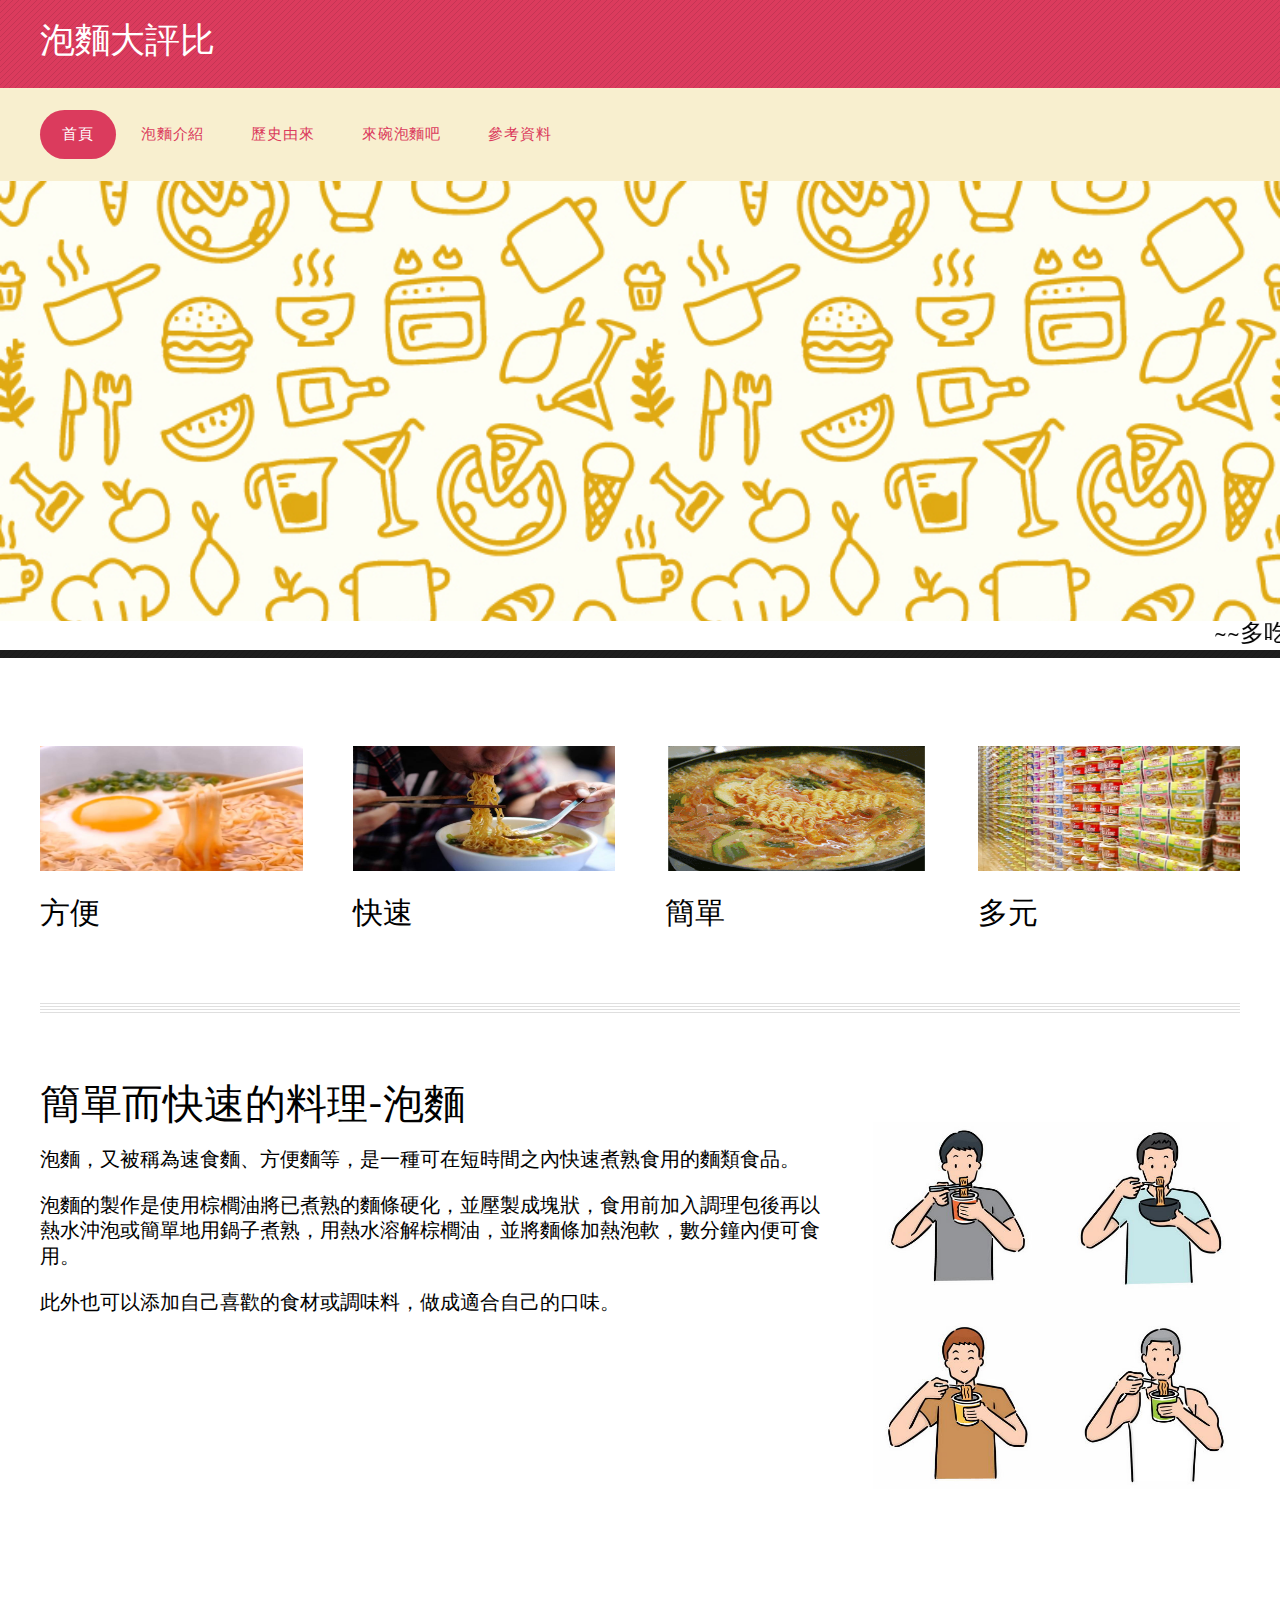
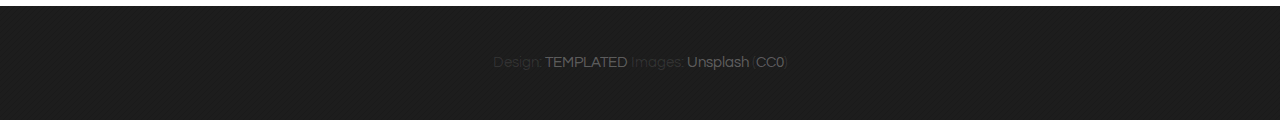
<file: index.html>
<!DOCTYPE HTML>
<!--
	Colorized by TEMPLATED
    templated.co @templatedco
    Released for free under the Creative Commons Attribution 3.0 license (templated.co/license)
-->
<html>
	<head>
		<title>泡麵大評比-首頁</title>
		<meta http-equiv="content-type" content="text/html; charset=utf-8" />
		<meta name="description" content="" />
		<meta name="keywords" content="" />
		<link href='http://fonts.googleapis.com/css?family=Questrial' rel='stylesheet' type='text/css'>
		<!--[if lte IE 8]><script src="js/html5shiv.js"></script><![endif]-->
		<script src="http://ajax.googleapis.com/ajax/libs/jquery/1.11.0/jquery.min.js"></script>
		<script src="js/skel.min.js"></script>
		<script src="js/skel-panels.min.js"></script>
		<script src="js/init.js"></script>

		<script src="https://ajax.googleapis.com/ajax/libs/jquery/3.5.1/jquery.min.js">
  		</script>
  		
		<noscript>
			<link rel="stylesheet" href="css/skel-noscript.css" />
			<link rel="stylesheet" href="css/style.css" />
			<link rel="stylesheet" href="css/style-desktop.css" />
		</noscript>
		<!--[if lte IE 8]><link rel="stylesheet" href="css/ie/v8.css" /><![endif]-->
		<!--[if lte IE 9]><link rel="stylesheet" href="css/ie/v9.css" /><![endif]-->
	</head>
	<body class="homepage">

	<!-- Header -->
		<div id="header">
			<div id="logo-wrapper">
				<div class="container">
						
					<!-- Logo -->
						<div id="logo">
							<h1><a href="index.html">泡麵大評比</a></h1>
						</div>
					
				</div>
			</div>			
			<div class="container">
				<!-- Nav -->
					<nav id="nav">
						<ul>
							<li class="active"><a href="index.html">首頁</a></li>
							<li><a href="left-sidebar.html">泡麵介紹</a></li>
							<li><a href="right-sidebar.html">歷史由來</a></li>
							<li><a href="bubble.html">來碗泡麵吧</a></li>
							<li><a href="no-sidebar.html">參考資料</a></li>
						</ul>
					</nav>
			</div>
		</div>
	<!-- Header -->
	<!-- Banner -->
		<div id="banner">
			<div class="container">
			</div>
		</div>
	<!-- /Banner -->	
	<marquee scrollamount="8" BGCOLOR="#FFFFFF" style="margin:0px;" ><font size="5">~~多吃泡麵有害於身體健康，請謹慎食用~~</font></marquee>

	<!-- Main -->
		<div id="main">
			<!-- Featured -->
			<div class="container">
				<div class="row">				
					<section class="3u"> 
						<a href="#" class="image full"><img src="images/pic7.jpg" alt="" height="125"></a>
						<h2 class="abc">方便</h2>
					</section>
					<section class="3u">
						<a href="#" class="image full"><img src="images/pic9.jpg" alt="" height="125"></a>
						<h2 class="abc">快速</h2>
					</section>
					<section class="3u">
						<a href="#" class="image full"><img src="images/pic8.gif" alt="" height="125"></a>
						<h2 class="abc">簡單</h2>
					</section>
					<section class="3u">
						<a href="#" class="image full"><img src="images/pic6.jpg" alt="" height="125"></a>
						<h2 class="abc">多元</h2>
					</section>
				</div>
			
			</div>
			<!-- /Featured -->
				<!-- Main Content -->
			<div class="container">
				<div class="divider"></div>
				<div class="row">
					<div class="8u">
						<section>
							<header>
								<h2>簡單而快速的料理-泡麵</h2>
							</header>
							<h3 class="tex">泡麵，又被稱為速食麵、方便麵等，是一種可在短時間之內快速煮熟食用的麵類食品。
								<p><p>泡麵的製作是使用棕櫚油將已煮熟的麵條硬化，並壓製成塊狀，食用前加入調理包後再以熱水沖泡或簡單地用鍋子煮熟，用熱水溶解棕櫚油，並將麵條加熱泡軟，數分鐘內便可食用。<p>此外也可以添加自己喜歡的食材或調味料，做成適合自己的口味。</h3>							

						</section>
					</div>
					<div id="sidebar1" class="4u">
						<section>
							<header>
								<h2></h2>
							</header>
							<a href="#" class="image full"><img src="images/pic2.jpg" alt=""></a>
						</section>
					</div>
					
				</div>
			
			</div>
			<!-- /Main Content -->
			
			
		</div>
	<!-- /Main -->

	
	<!-- Copyright -->
		<div id="copyright">
			<div class="container">
				<section>
					Design: <a href="http://templated.co">TEMPLATED</a> Images: <a href="http://unsplash.com">Unsplash</a> (<a href="http://unsplash.com/cc0">CC0</a>)
				</section>
			</div>
		</div>

	</body>
</html>
</file>
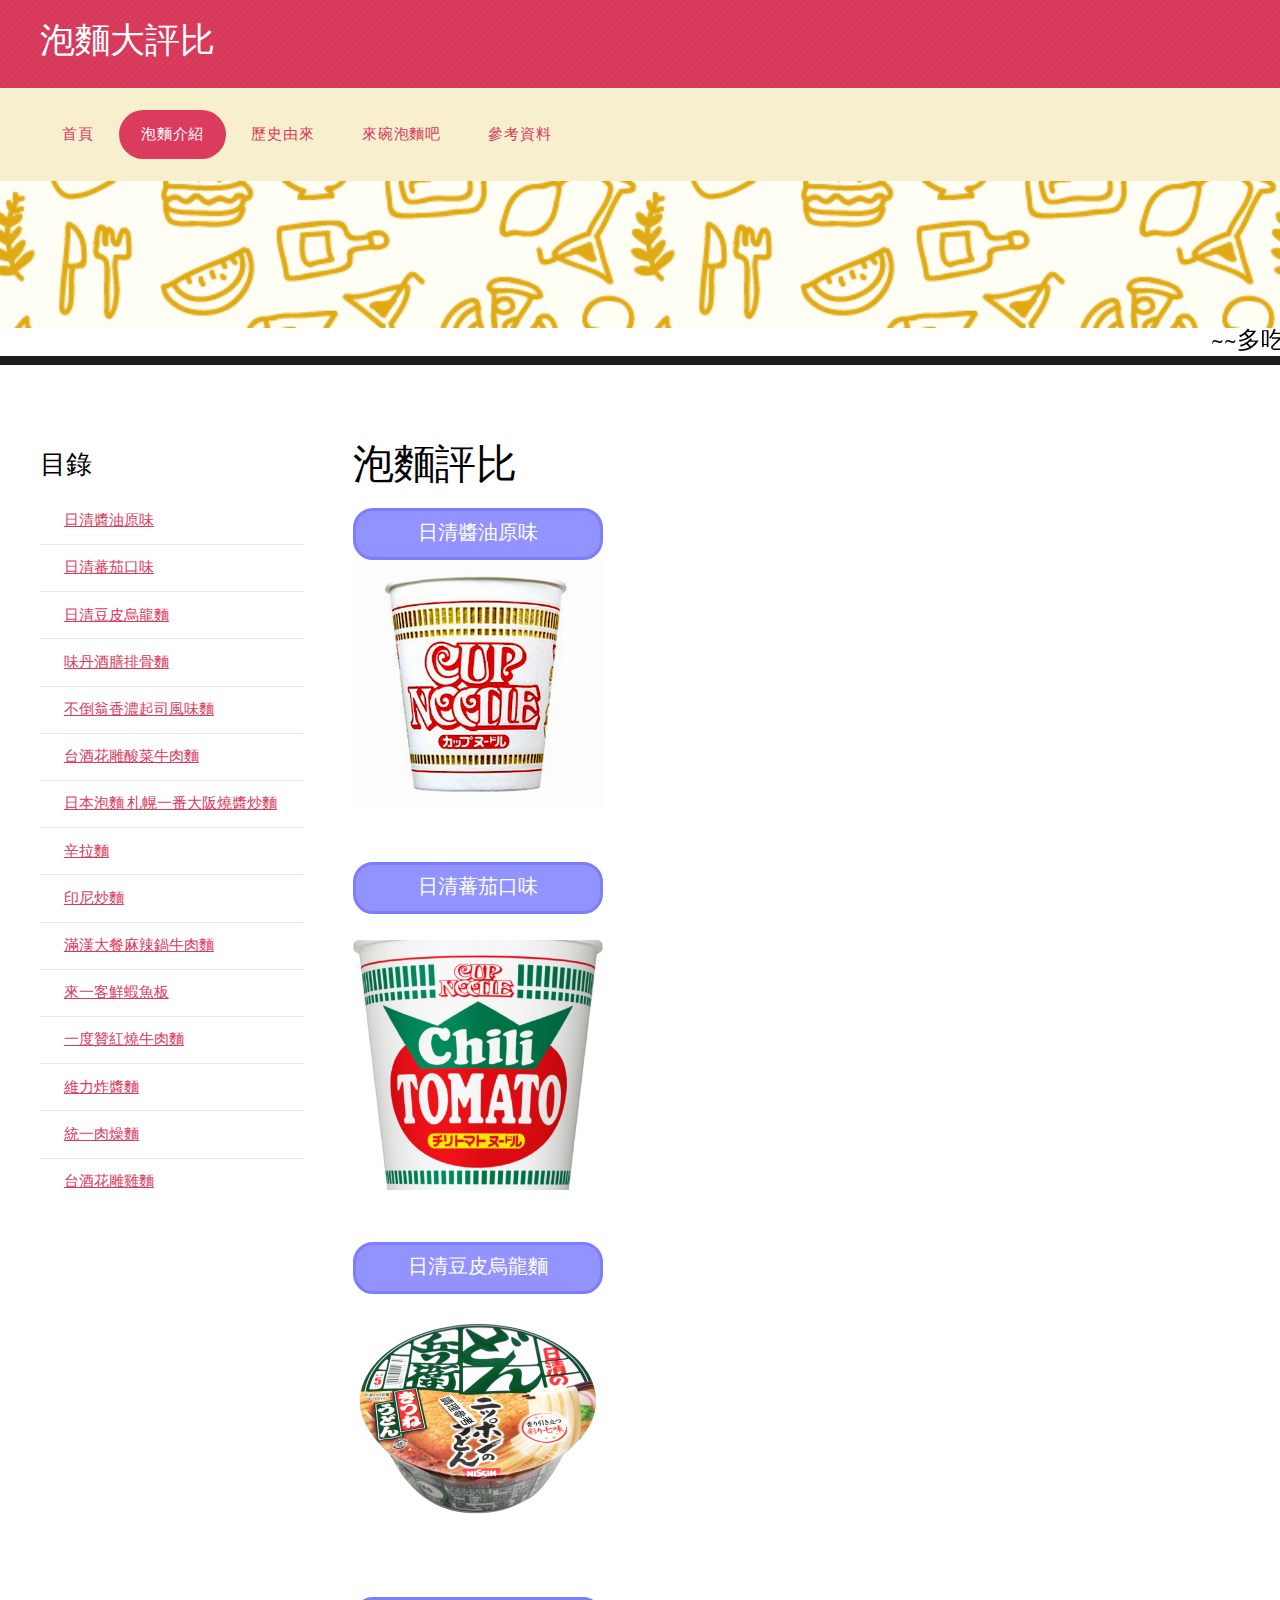
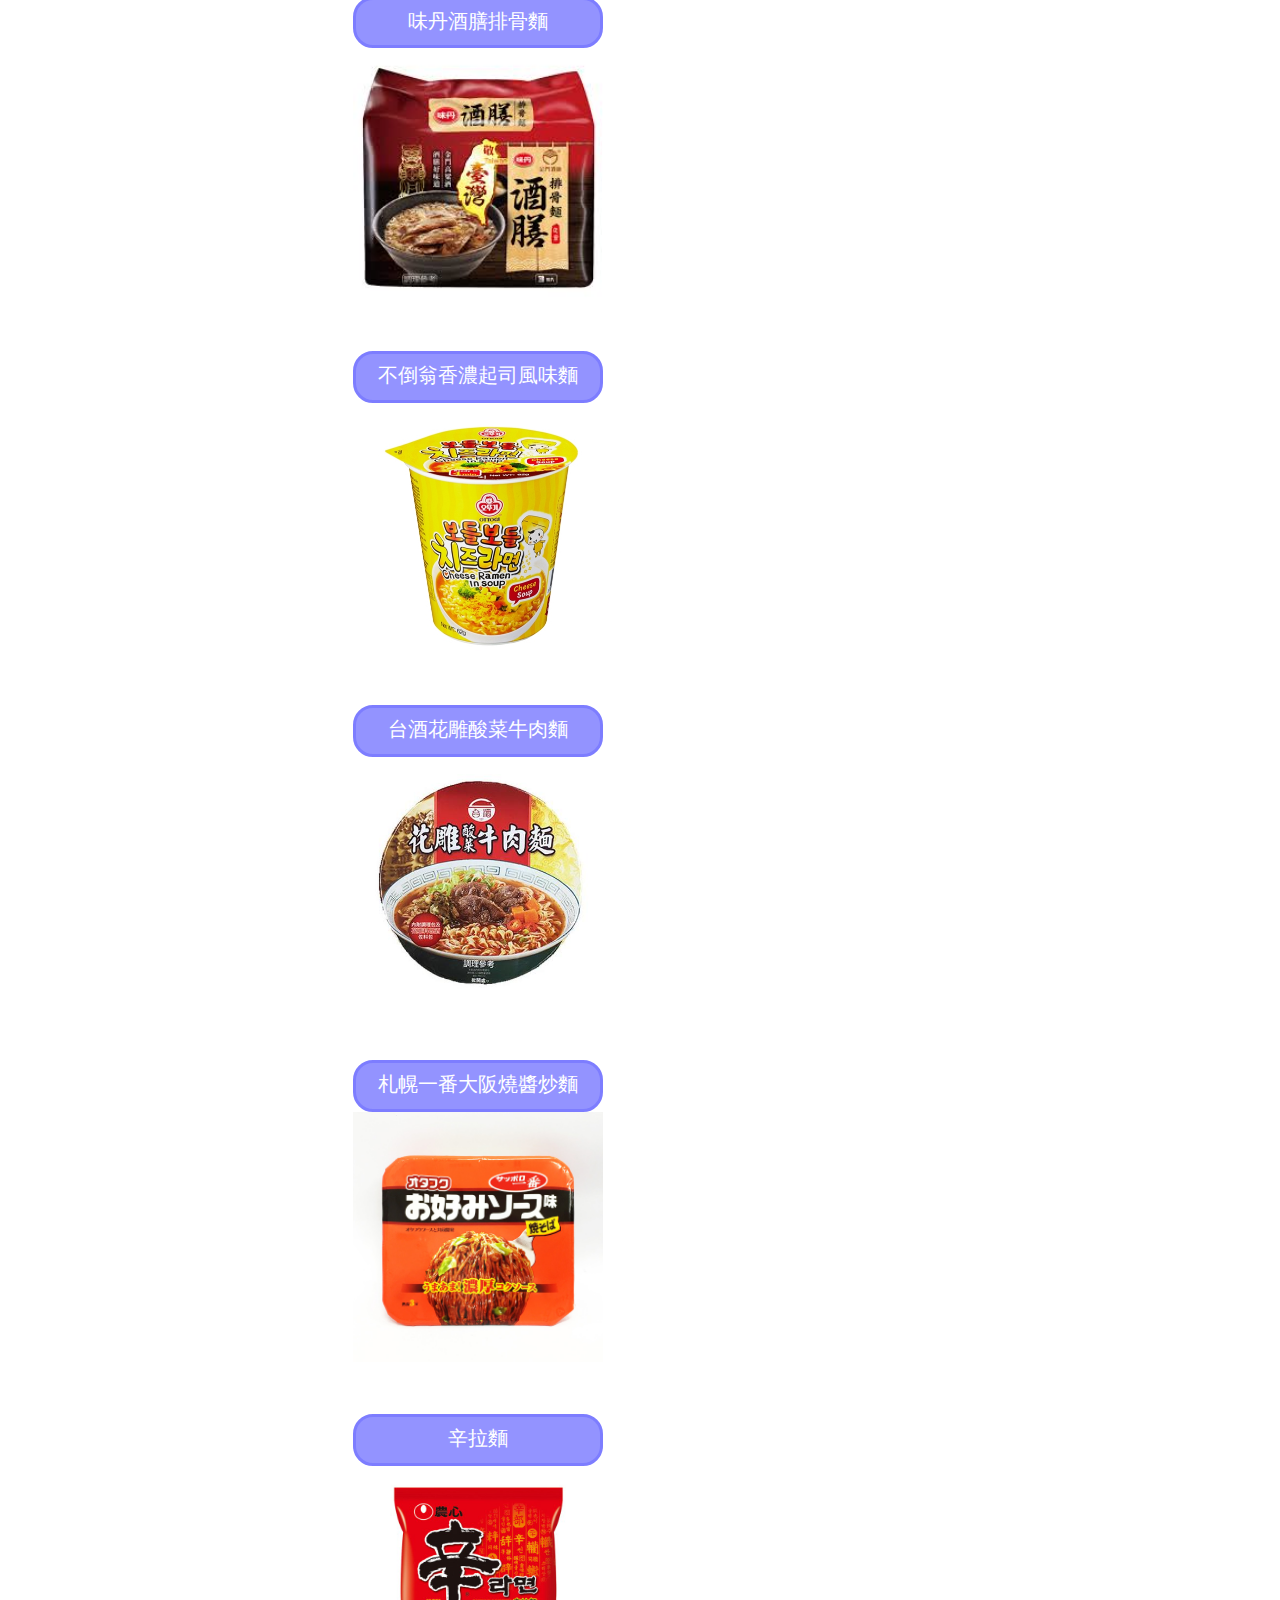
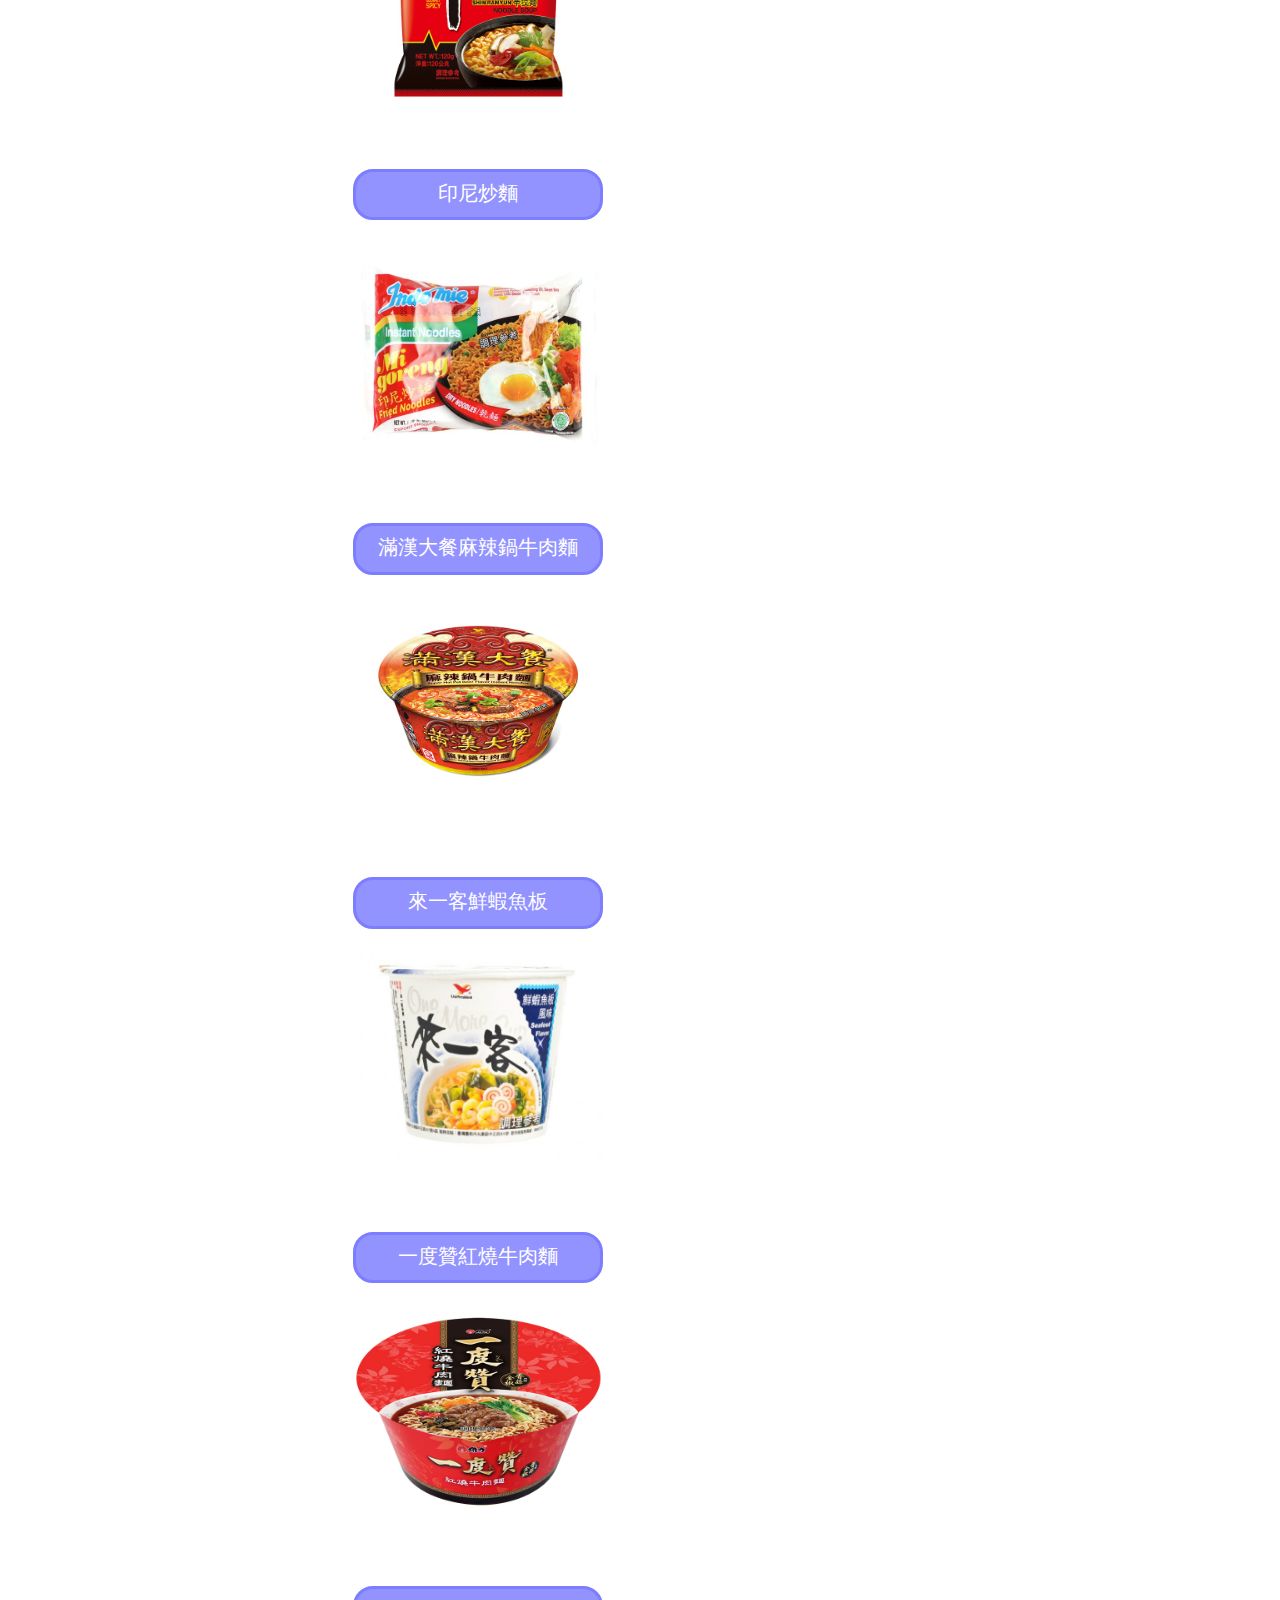
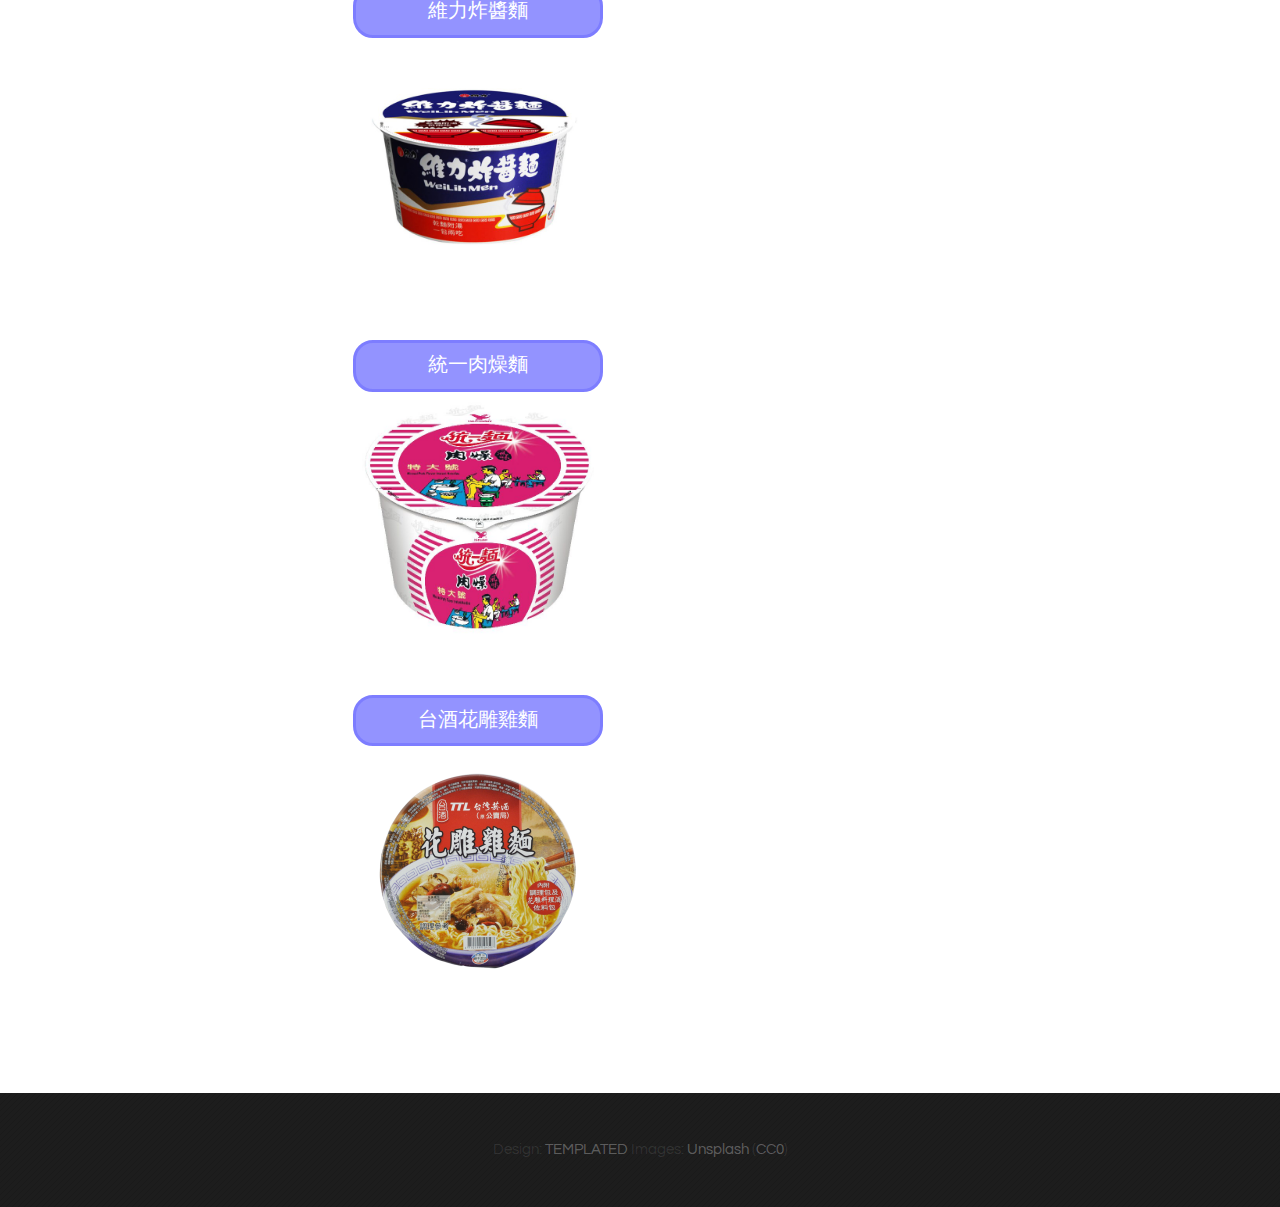
<file: left-sidebar.html>
<!DOCTYPE HTML>
<!--
	Colorized by TEMPLATED
    templated.co @templatedco
    Released for free under the Creative Commons Attribution 3.0 license (templated.co/license)
-->
<html>
	<head>
		<title>泡麵大評比-介紹</title>
		<meta http-equiv="content-type" content="text/html; charset=utf-8" />
		<meta name="description" content="" />
		<meta name="keywords" content="" />
		<link href='http://fonts.googleapis.com/css?family=Questrial' rel='stylesheet' type='text/css'>
		<!--[if lte IE 8]><script src="js/html5shiv.js"></script><![endif]-->
		<script src="http://ajax.googleapis.com/ajax/libs/jquery/1.11.0/jquery.min.js"></script>
		<script src="js/skel.min.js"></script>
		<script src="js/skel-panels.min.js"></script>
		<script src="js/init.js"></script>

		<script src="https://ajax.googleapis.com/ajax/libs/jquery/3.5.1/jquery.min.js">
  		</script>

  		<script>
  			$(document).ready(function() {
  				$("#word1").hide();
   				$("#target1").click(function(){
   				$("#word1").toggle();
    			});   			
 			 }); 			
		</script>
		<script>
  			$(document).ready(function() {
  				$("#word2").hide();
   				$("#target2").click(function(){
   				$("#word2").toggle();
    			});   			
 			 }); 			
		</script>
		<script>
  			$(document).ready(function() {
  				$("#word3").hide();
   				$("#target3").click(function(){
   				$("#word3").toggle();
    			});   			
 			 }); 			
		</script>
		<script>
  			$(document).ready(function() {
  				$("#word4").hide();
   				$("#target4").click(function(){
   				$("#word4").toggle();
    			});   			
 			 }); 			
		</script>
		<script>
  			$(document).ready(function() {
  				$("#word5").hide();
   				$("#target5").click(function(){
   				$("#word5").toggle();
    			});   			
 			 }); 			
		</script>
		<script>
  			$(document).ready(function() {
  				$("#word6").hide();
   				$("#target6").click(function(){
   				$("#word6").toggle();
    			});   			
 			 }); 			
		</script>
		<script>
  			$(document).ready(function() {
  				$("#word7").hide();
   				$("#target7").click(function(){
   				$("#word7").toggle();
    			});   			
 			 }); 			
		</script>
		<script>
  			$(document).ready(function() {
  				$("#word8").hide();
   				$("#target8").click(function(){
   				$("#word8").toggle();
    			});   			
 			 }); 			
		</script>
		<script>
  			$(document).ready(function() {
  				$("#word9").hide();
   				$("#target9").click(function(){
   				$("#word9").toggle();
    			});   			
 			 }); 			
		</script>
		<script>
  			$(document).ready(function() {
  				$("#word10").hide();
   				$("#target10").click(function(){
   				$("#word10").toggle();
    			});   			
 			 }); 			
		</script>
		<script>
  			$(document).ready(function() {
  				$("#word11").hide();
   				$("#target11").click(function(){
   				$("#word11").toggle();
    			});   			
 			 }); 			
		</script>
		<script>
  			$(document).ready(function() {
  				$("#word12").hide();
   				$("#target12").click(function(){
   				$("#word12").toggle();
    			});   			
 			 }); 			
		</script>
		<script>
  			$(document).ready(function() {
  				$("#word13").hide();
   				$("#target13").click(function(){
   				$("#word13").toggle();
    			});   			
 			 }); 			
		</script>
		<script>
  			$(document).ready(function() {
  				$("#word14").hide();
   				$("#target14").click(function(){
   				$("#word14").toggle();
    			});   			
 			 }); 			
		</script>
		<script>
  			$(document).ready(function() {
  				$("#word15").hide();
   				$("#target15").click(function(){
   				$("#word15").toggle();
    			});   			
 			 }); 			
		</script>


		<noscript>
			<link rel="stylesheet" href="css/skel-noscript.css" />
			<link rel="stylesheet" href="css/style.css" />
			<link rel="stylesheet" href="css/style-desktop.css" />
		</noscript>
		<!--[if lte IE 8]><link rel="stylesheet" href="css/ie/v8.css" /><![endif]-->
		<!--[if lte IE 9]><link rel="stylesheet" href="css/ie/v9.css" /><![endif]-->
	</head>
	<body>

	<!-- Header -->
		<div id="header">
			<div id="logo-wrapper">
				<div class="container">
						
					<!-- Logo -->
						<div id="logo">
							<h1><a href="index.html">泡麵大評比</a></h1>
						</div>
					
				</div>
			</div>			
			<div class="container">
				<!-- Nav -->
					<nav id="nav">
						<ul>
							<li><a href="index.html">首頁</a></li>
							<li class="active"><a href="left-sidebar.html">泡麵介紹</a></li>
							<li><a href="right-sidebar.html">歷史由來</a></li>
							<li><a href="bubble.html">來碗泡麵吧</a></li>
							<li><a href="no-sidebar.html">參考資料</a></li>
						</ul>
					</nav>
			</div>
		</div>
	<!-- Header -->
		
	<!-- Banner -->
		<div id="banner">
			<div class="container">
			</div>
		</div>
		<marquee scrollamount="8" BGCOLOR="#FFFFFF" style="margin:0px;" ><font size="5">~~多吃泡麵有害於身體健康，請謹慎食用~~</font></marquee>
	<!-- /Banner -->

	<!-- Main -->
		<div id="main">

			<!-- Main Content -->
			<div class="container">
				<div class="row">
					<div id="sidebar1" class="3u ">
						<section >
							<header>
								<h2>目錄</h2>
							</header>
							<ul class="default alt">
								<li class="fa fa-angle-right"><a href="#item1">日清醬油原味</a></li>
								<li class="fa fa-angle-right"><a href="#item2">日清蕃茄口味</a></li>
								<li class="fa fa-angle-right"><a href="#item3">日清豆皮烏龍麵</a></li>
								<li class="fa fa-angle-right"><a href="#item4">味丹酒膳排骨麵</a></li>
								<li class="fa fa-angle-right"><a href="#item5">不倒翁香濃起司風味麵</a></li>
								<li class="fa fa-angle-right"><a href="#item6">台酒花雕酸菜牛肉麵</a></li>
								<li class="fa fa-angle-right"><a href="#item7">日本泡麵 札幌一番大阪燒醬炒麵</a></li>
								<li class="fa fa-angle-right"><a href="#item8">辛拉麵</a></li>
								<li class="fa fa-angle-right"><a href="#item9">印尼炒麵</a></li>
								<li class="fa fa-angle-right"><a href="#item10">滿漢大餐麻辣鍋牛肉麵</a></li>
								<li class="fa fa-angle-right"><a href="#item11">來一客鮮蝦魚板</a></li>
								<li class="fa fa-angle-right"><a href="#item12">一度贊紅燒牛肉麵</a></li>
								<li class="fa fa-angle-right"><a href="#item13">維力炸醬麵</a></li>
								<li class="fa fa-angle-right"><a href="#item14">統一肉燥麵</a></li>
								<li class="fa fa-angle-right"><a href="#item15">台酒花雕雞麵</a></li>
							</ul>
						</section>
						
					</div>
				
					<div class="9u skel-cell-important">
						<section>
							<header>
								<h2><b>泡麵評比</b></h2>
							</header>

							<section>
							<h1 id="item1" class="tex tex1">日清醬油原味</h2>
							<img id="target1" src="images/日清醬油原味.jpg" alt="" width="250" height="250"></a>
							<div id="word1" class="box">
								<p>評價:4.5</p>
								<p>價格:49(元)</p>
								<p>簡評:滑順的麵條、提鮮的豬絞肉、蝦米及蔥花搭配細膩又深醇的醬油高湯，整體是怎麼吃都不會膩的調味，也是CUP NOODLE可以稱霸泡麵界的關鍵。但此款麵體不耐久泡，在意口感的朋友，記得要注意一下沖泡的時間。</p>
							</div>
							</section>
							<section>
							<h1 id="item2" class="tex tex1">日清蕃茄口味</h2><br>
							<img id="target2" src="images/日清蕃茄口味.jpg" alt="" width="250" height="250"></a><br>
							<div id="word2" class="box">
								<p>評價:4</p>
								<p>價格:49(元)</p>
								<p>簡評:這款泡麵一打開就飄出濃濃的番茄味，很像是卡迪那德州薯條餅乾的調味，是非常熟悉的香味，整體搭配非常有田園風味。但此款麵體不耐久泡，在意口感的朋友，記得要注意一下沖泡的時間。</p>
							</div>
							</section>
							<section>
							<h1 id="item3" class="tex tex1">日清豆皮烏龍麵</h2>
							<img id="target3" src="images/日清豆皮烏龍麵.jpg" alt="" width="250" height="250"></a>
							<div id="word3" class="box">
								<p>評價:3</p>
								<p>價格:75(元)</p>
								<p>簡評:這款泡麵有大豆皮和魚板等配料。裡面的豆皮軟軟甜甜的很好入口，但是調味比較甜一些。
								湯頭部分是十分清爽，但調味上較單一，層次略顯不足。
								</p>
							</div>
							</section>
							<section>
							<h1 id="item4" class="tex tex1">味丹酒膳排骨麵</h2>
							<img id="target4" src="images/味丹酒膳排骨麵.jpg" alt="" width="250" height="250"></a>
							<div id="word4" class="box">
								<p>評價:4</p>
								<p>價格:55(元)</p>
								<p>簡評:麵條為細麵，裡面含酒包、調味肉塊包。有藥膳排骨的香氣，但不會辣且有米酒香氣
								天氣爆冷時，我會想買來吃的一款！
								</p>
							</div>
							</section>
							<section>
							<h1 id="item5" class="tex tex1">不倒翁香濃起司風味麵</h2>
							<img id="target5" src="images/不倒翁香濃起司風味麵.jpg" alt="" width="250" height="250"></a>
							<div id="word5" class="box">
								<p>評價:4.5</p>
								<p>價格:35(元)</p>
								<p>簡評:這款絕對是起司控的福音！有著爆棚濃郁的起司香氣，卻完全不膩口！麵條維持韓國泡麵一貫的傳統，吃起來很Q彈的口感～且在各大賣場幾乎都有，很方便取得。</p>
							</div>
							</section>
							<section>
							<h1 id="item6" class="tex tex1">台酒花雕酸菜牛肉麵</h2>
							<img id="target6" src="images/台酒花雕酸菜牛肉麵.jpg" alt="" width="250" height="250"></a>
							<div id="word6" class="box">
								<p>評價:3</p>
								<p>價格:47(元)</p>
								<p>簡評:我覺得這款就是酒在撐場，雖然麵、牛肉的口感都不錯，但調味吃起來怪怪的，不像是牛肉麵該有的味道，但如果是喜歡酒味的可能會喜歡。</p>
							</div>
							</section>
							<section>
							<h1 id="item7" class="tex tex1">札幌一番大阪燒醬炒麵</h2>
							<img id="target7" src="images/札幌一番大阪燒醬炒麵.jpg" alt="" width="250" height="250"></a>
							<div id="word7" class="box">
								<p>評價:4.5</p>
								<p>價格:74(元)</p>
								<p>簡評:這個私心大推！裡面有海苔粉、美乃滋和大阪燒醬料包，吃起來就是一個滿滿的大阪燒味，只是變成泡麵，麵是那種細又有彈性的。除此之外，它的包裝也很貼心，有附一個過濾水的孔，不得不佩服日本人的小巧思～</p>
							</div>
							</section>
							<section>
							<h1 id="item8" class="tex tex1">辛拉麵</h2>
							<img id="target8" src="images/辛拉麵.jpg" alt="" width="250" height="250"></a>
							<div id="word8" class="box">
								<p>評價:4</p>
								<p>價格:35(元)</p>
								<p>簡評:個人覺得辛拉麵的湯頭辣的有點單調，它的辣不是那種中華的麻辣，而是辣椒粉的辣，比較沒什麼層次，算是小辣，但是它的麵是很彈牙有彈性的，不用害怕有煮爛的問題，總體而言，不到雷，但也沒有到非常好吃。</p>
							</div>
							</section>
							<section>
							<h1 id="item9" class="tex tex1">印尼炒麵</h2>
							<img id="target9" src="images/印尼炒麵.jpg" alt="" width="250" height="250"></a>
							<div id="word9" class="box">
								<p>評價:4.5</p>
								<p>價格:10(元)</p>
								<p>簡評:首先是價格便宜，不用怕傷荷包
									裡面的油包有三種，油蔥、甜辣醬和醬油膏
									調料包有二包，應該是雞粉、胡椒、鹽
									整體口味偏甜，加上油蔥，有鹹中帶甜的滋味
									另外，麵條有彈性，是一般的Q度，耐煮
									。</p>
							</div>
							</section>
							<section>
							<h1 id="item10" class="tex tex1">滿漢大餐麻辣鍋牛肉麵</h2>
							<img id="target10" src="images/滿漢大餐麻辣鍋牛肉麵.jpg" alt="" width="250" height="250"></a>
							<div id="word10" class="box">
								<p>評價:3.5</p>
								<p>價格:79(元)</p>
								<p>簡評:標榜不添加防腐劑，鈉含量超高，快超出一天攝取量，麵沒什麼彈性，不耐煮，很容易爛掉，牛肉算是很入味，軟嫩不死柴，辣度我覺得有到小偏中辣，湯頭有點死鹹，個人覺得沒有到很好吃</p>
							</div>
							</section>
							<section>
							<h1 id="item11" class="tex tex1">來一客鮮蝦魚板</h2>
							<img id="target11" src="images/來一客鮮蝦魚板.jpg" alt="" width="250" height="250"></a>
							<div id="word11" class="box">
								<p>評價:4.5</p>
								<p>價格:26(元)</p>
								<p>簡評:鮮蝦魚板大約是來一客系列裡最為受歡迎的口味，口味偏清淡因此不愛吃重口味或是年齡不大的小孩皆可食用，調理包內含有小蝦米、小魚板、海帶等，份量偏小，適合一些胃口較小的女生或是當作宵夜品嚐。</p>
							</div>
							</section>
							<section>
							<h1 id="item12" class="tex tex1">一度贊紅燒牛肉麵</h2>
							<img id="target12" src="images/一度贊紅燒牛肉麵.jpg" alt="" width="250" height="250"></a>
							<div id="word12" class="box">
								<p>評價:4</p>
								<p>價格:59(元)</p>
								<p>簡評:一度贊系列牛肉麵共有沙茶、紅燒、麻辣、番茄、老甕五種口味，有四個調理包，調味粉、調味醬包、牛肉包還有香蒜金椒，其中香蒜金椒是用來調整辣度的，可依個人喜好調整，口味偏重，較有飽足感。</p>
							</div>
							</section>
							<section>
							<h1 id="item13" class="tex tex1">維力炸醬麵</h2>
							<img id="target13" src="images/維力炸醬麵.jpg" alt="" width="250" height="250"></a>
							<div id="word13" class="box">
								<p>評價:4</p>
								<p>價格:85(元)（5袋/包）</p>
								<p>簡評:維力炸醬麵可以說是大人小孩的童年回憶幾乎沒有人沒吃過，可以說是國民泡麵了，可以做成乾麵或湯麵，網路上也開發出許多新吃法，老字號口味至今仍在許多人心中佔據重要地位。</p>
							</div>
							</section>
							<section>
							<h1 id="item14" class="tex tex1">統一肉燥麵</h2>
							<img id="target14" src="images/統一肉燥麵.jpg" alt="" width="250" height="250"></a>
							<div id="word14" class="box">
								<p>評價:4</p>
								<p>價格:85(元)（5袋/包）</p>
								<p>簡評:統一肉燥麵和維力炸醬麵一樣都是老字號泡麵，網路評選也一直維持在前十名，價格便宜且口味親民，是肚子餓時的好選擇。</p>
							</div>
							</section>
							<section>
							<h1 id="item15" class="tex tex1">台酒花雕雞麵</h2>
							<img id="target15" src="images/台酒花雕雞麵.jpg" alt="" width="250" height="250"></a>
							<div id="word15" class="box">
								<p>評價:4</p>
								<p>價格:144(元)（3袋/包）</p>
								<p>簡評:調理包內含有酒包湯頭濃郁，每一口吃起來都有滿滿的花鵰酒香，內容還附有大塊雞肉，調味粉包含有枸杞，吃起來有淡淡的中藥香。</p>
							</div>
							</section>

						</section>
					</div>
				</div>
			
			</div>
			<!-- /Main Content -->
			
		</div>
	<!-- /Main -->

	

	<!-- Copyright -->
		<div id="copyright">
			<div class="container">
				<section>
					Design: <a href="http://templated.co">TEMPLATED</a> Images: <a href="http://unsplash.com">Unsplash</a> (<a href="http://unsplash.com/cc0">CC0</a>)
				</section>
			</div>
		</div>


	</body>
</html>
</file>
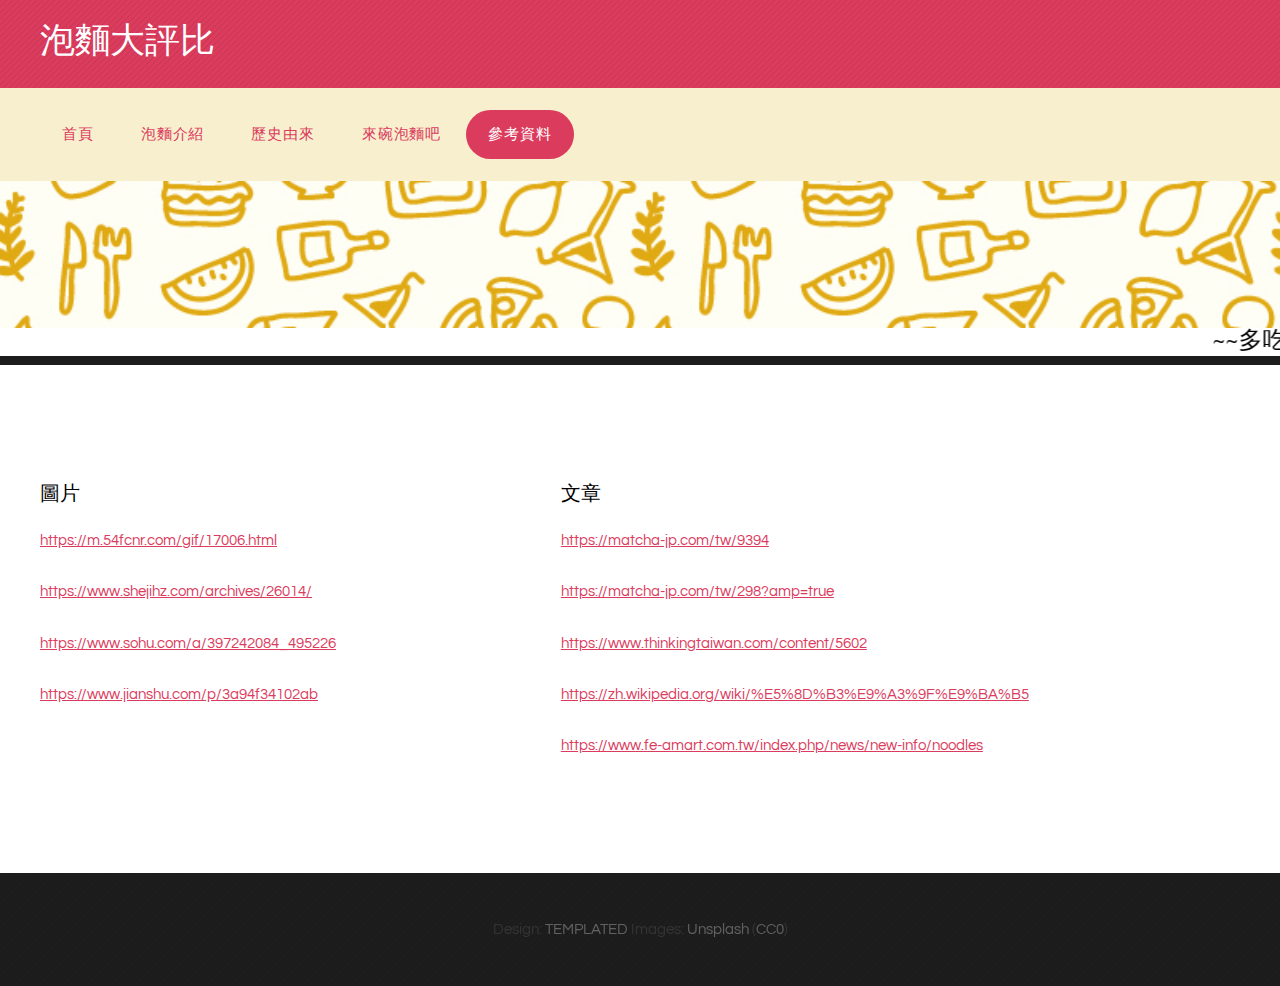
<file: no-sidebar.html>
<!DOCTYPE HTML>
<!--
	Colorized by TEMPLATED
    templated.co @templatedco
    Released for free under the Creative Commons Attribution 3.0 license (templated.co/license)
-->
<html>
	<head>
		<title>泡麵大評比-參考</title>
		<meta http-equiv="content-type" content="text/html; charset=utf-8" />
		<meta name="description" content="" />
		<meta name="keywords" content="" />
		<link href='http://fonts.googleapis.com/css?family=Questrial' rel='stylesheet' type='text/css'>
		<!--[if lte IE 8]><script src="js/html5shiv.js"></script><![endif]-->
		<script src="http://ajax.googleapis.com/ajax/libs/jquery/1.11.0/jquery.min.js"></script>
		<script src="js/skel.min.js"></script>
		<script src="js/skel-panels.min.js"></script>
		<script src="js/init.js"></script>
		<noscript>
			<link rel="stylesheet" href="css/skel-noscript.css" />
			<link rel="stylesheet" href="css/style.css" />
			<link rel="stylesheet" href="css/style-desktop.css" />
		</noscript>
		<!--[if lte IE 8]><link rel="stylesheet" href="css/ie/v8.css" /><![endif]-->
		<!--[if lte IE 9]><link rel="stylesheet" href="css/ie/v9.css" /><![endif]-->
	</head>
	<body>

	<!-- Header -->
		<div id="header">
			<div id="logo-wrapper">
				<div class="container">
						
					<!-- Logo -->
						<div id="logo">
							<h1><a href="index.html">泡麵大評比</a></h1>
						</div>
					
				</div>
			</div>			
			<div class="container">
				<!-- Nav -->
					<nav id="nav">
						<ul>
							<li><a href="index.html">首頁</a></li>
							<li><a href="left-sidebar.html">泡麵介紹</a></li>
							<li><a href="right-sidebar.html">歷史由來</a></li>
							<li><a href="bubble.html">來碗泡麵吧</a></li>
							<li class="active"><a href="no-sidebar.html">參考資料</a></li>
						</ul>
					</nav>
			</div>
		</div>
	<!-- Header -->
		
	<!-- Banner -->
		<div id="banner">
			<div class="container">
			</div>
		</div>
		<marquee scrollamount="8" BGCOLOR="#FFFFFF" style="margin:0px;" ><font size="5">~~多吃泡麵有害於身體健康，請謹慎食用~~</font></marquee>
	<!-- /Banner -->

	<!-- Main -->
		<div id="main">

			<!-- Main Content -->
			<div class="container">
				<div class="row">
					<div class="5u">
						<section>
							<header>
								<h2></h2>
							</header>
							<p class="tex">圖片</p>
							<a href="https://m.54fcnr.com/gif/17006.html">https://m.54fcnr.com/gif/17006.html</a><br><br>
							<a href="https://www.shejihz.com/archives/26014/">https://www.shejihz.com/archives/26014/</a><br><br>
							<a href="https://www.sohu.com/a/397242084_495226">https://www.sohu.com/a/397242084_495226</a><br><br>
							<a href="https://www.jianshu.com/p/3a94f34102ab">https://www.jianshu.com/p/3a94f34102ab</a><br><br>
							
						</section>
					</div>
					<div class="5u">
						<section>
							<header>
								<h2></h2>
							</header>
							<p class="tex">文章</p>
							<a href="https://matcha-jp.com/tw/9394">https://matcha-jp.com/tw/9394</a><br><br>
							<a href="https://matcha-jp.com/tw/298?amp=true">https://matcha-jp.com/tw/298?amp=true</a><br><br>
							<a href="https://www.thinkingtaiwan.com/content/5602">https://www.thinkingtaiwan.com/content/5602</a><br><br>
							<a href="https://zh.wikipedia.org/wiki/%E5%8D%B3%E9%A3%9F%E9%BA%B5">https://zh.wikipedia.org/wiki/%E5%8D%B3%E9%A3%9F%E9%BA%B5</a><br><br>
							<a href="https://www.fe-amart.com.tw/index.php/news/new-info/noodles">https://www.fe-amart.com.tw/index.php/news/new-info/noodles</a><br><br>
						</section>
					</div>
				</div>
			
			</div>
			<!-- /Main Content -->
			
		</div>
	<!-- /Main -->

	

	<!-- Copyright -->
		<div id="copyright">
			<div class="container">
				<section>
					Design: <a href="http://templated.co">TEMPLATED</a> Images: <a href="http://unsplash.com">Unsplash</a> (<a href="http://unsplash.com/cc0">CC0</a>)
				</section>
			</div>
		</div>


	</body>
</html>
</file>
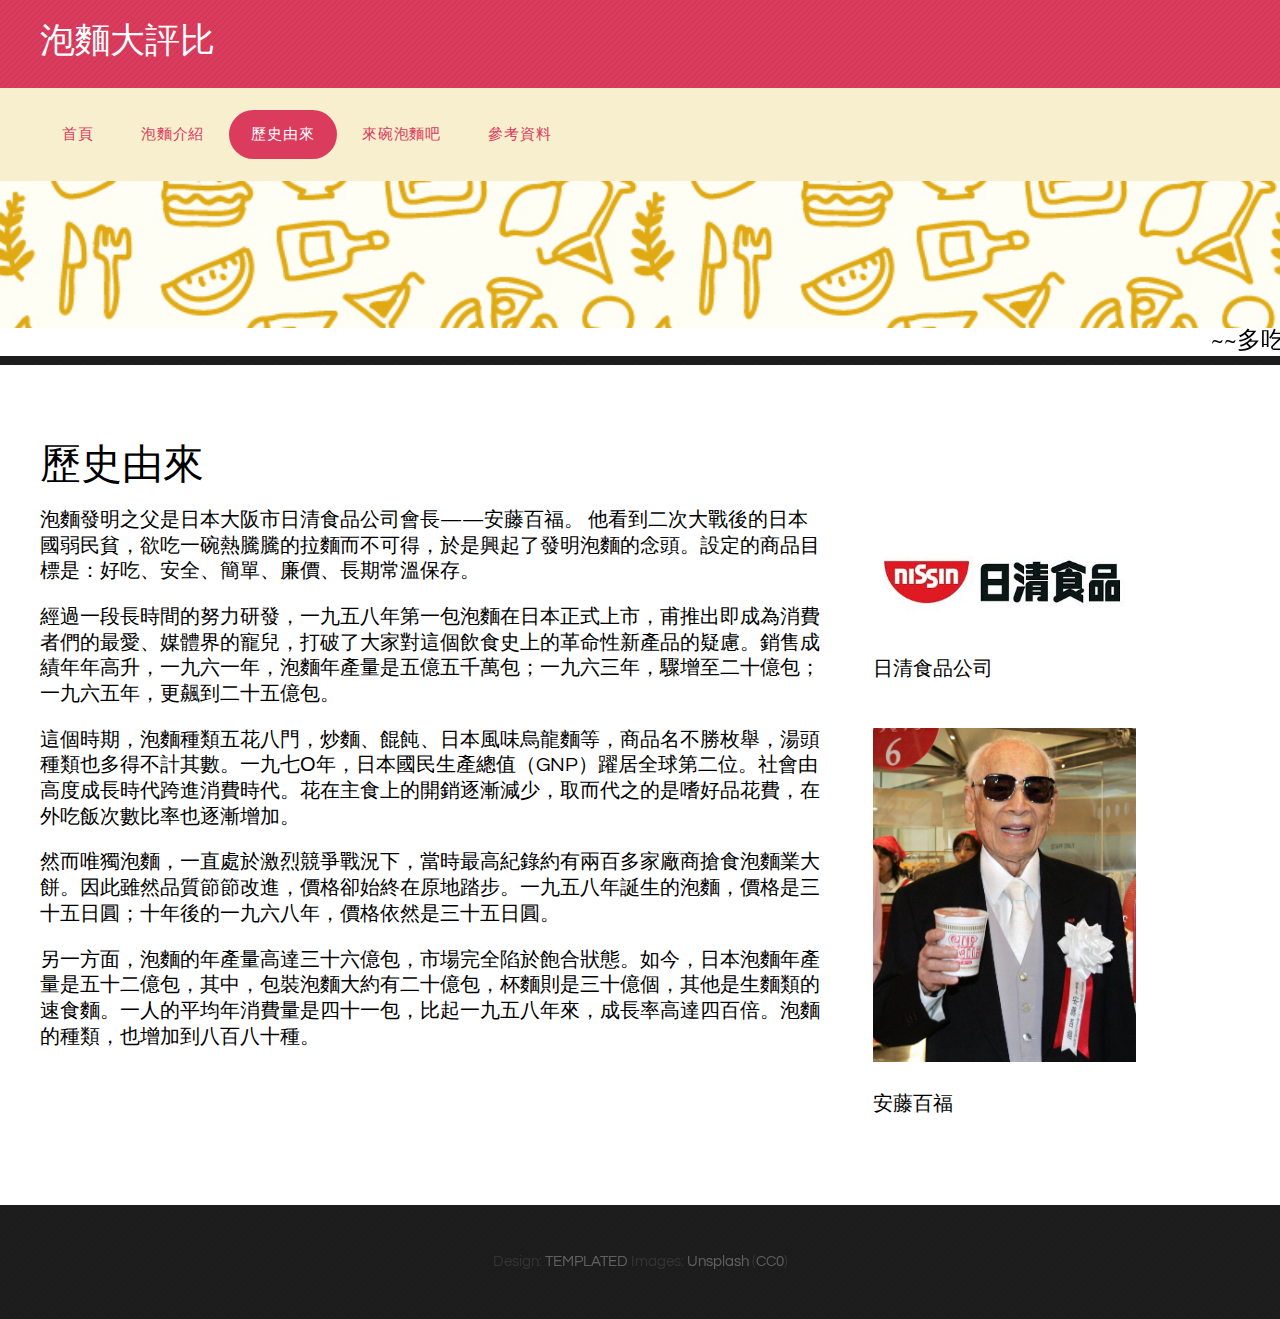
<file: right-sidebar.html>
<!DOCTYPE HTML>
<!--
	Colorized by TEMPLATED
    templated.co @templatedco
    Released for free under the Creative Commons Attribution 3.0 license (templated.co/license)
-->
<html>
	<head>
		<title>泡麵大評比-歷史</title>
		<meta http-equiv="content-type" content="text/html; charset=utf-8" />
		<meta name="description" content="" />
		<meta name="keywords" content="" />
		<link href='http://fonts.googleapis.com/css?family=Questrial' rel='stylesheet' type='text/css'>
		<!--[if lte IE 8]><script src="js/html5shiv.js"></script><![endif]-->
		<script src="http://ajax.googleapis.com/ajax/libs/jquery/1.11.0/jquery.min.js"></script>
		<script src="js/skel.min.js"></script>
		<script src="js/skel-panels.min.js"></script>
		<script src="js/init.js"></script>
		<noscript>
			<link rel="stylesheet" href="css/skel-noscript.css" />
			<link rel="stylesheet" href="css/style.css" />
			<link rel="stylesheet" href="css/style-desktop.css" />
		</noscript>
		<!--[if lte IE 8]><link rel="stylesheet" href="css/ie/v8.css" /><![endif]-->
		<!--[if lte IE 9]><link rel="stylesheet" href="css/ie/v9.css" /><![endif]-->
	</head>
	<body>

	<!-- Header -->
		<div id="header">
			<div id="logo-wrapper">
				<div class="container">
						
					<!-- Logo -->
						<div id="logo">
							<h1><a href="index.html">泡麵大評比</a></h1>
						</div>
					
				</div>
			</div>			
			<div class="container">
				<!-- Nav -->
					<nav id="nav">
						<ul>
							<li ><a href="index.html">首頁</a></li>
							<li><a href="left-sidebar.html">泡麵介紹</a></li>
							<li class="active"><a href="right-sidebar.html">歷史由來</a></li>
							<li><a href="bubble.html">來碗泡麵吧</a></li>
							<li><a href="no-sidebar.html">參考資料</a></li>
						</ul>
					</nav>
			</div>
		</div>
	<!-- Header -->
		
	<!-- Banner -->
		<div id="banner">
			<div class="container">
			</div>
		</div>
		<marquee scrollamount="8" BGCOLOR="#FFFFFF" style="margin:0px;" ><font size="5">~~多吃泡麵有害於身體健康，請謹慎食用~~</font></marquee>
	<!-- /Banner -->

	<!-- Main -->
		<div id="main">

			<!-- Main Content -->
			<div class="container">
				<div class="row">
				
					<div class="8u skel-cell-important">
						<section>
							<header>
								<h2>歷史由來</h2>
							</header>
							<p class="tex">泡麵發明之父是日本大阪市日清食品公司會長——安藤百福。
								他看到二次大戰後的日本國弱民貧，欲吃一碗熱騰騰的拉麵而不可得，於是興起了發明泡麵的念頭。設定的商品目標是：好吃、安全、簡單、廉價、長期常溫保存。</p>

							<p class="tex">經過一段長時間的努力研發，一九五八年第一包泡麵在日本正式上市，甫推出即成為消費者們的最愛、媒體界的寵兒，打破了大家對這個飲食史上的革命性新產品的疑慮。銷售成績年年高升，一九六一年，泡麵年產量是五億五千萬包；一九六三年，驟增至二十億包；一九六五年，更飆到二十五億包。</p>

							<p class="tex">這個時期，泡麵種類五花八門，炒麵、餛飩、日本風味烏龍麵等，商品名不勝枚舉，湯頭種類也多得不計其數。一九七Ο年，日本國民生產總值（GNP）躍居全球第二位。社會由高度成長時代跨進消費時代。花在主食上的開銷逐漸減少，取而代之的是嗜好品花費，在外吃飯次數比率也逐漸增加。</p>

							<p class="tex">然而唯獨泡麵，一直處於激烈競爭戰況下，當時最高紀錄約有兩百多家廠商搶食泡麵業大餅。因此雖然品質節節改進，價格卻始終在原地踏步。一九五八年誕生的泡麵，價格是三十五日圓；十年後的一九六八年，價格依然是三十五日圓。</p>

							<p class="tex">另一方面，泡麵的年產量高達三十六億包，市場完全陷於飽合狀態。如今，日本泡麵年產量是五十二億包，其中，包裝泡麵大約有二十億包，杯麵則是三十億個，其他是生麵類的速食麵。一人的平均年消費量是四十一包，比起一九五八年來，成長率高達四百倍。泡麵的種類，也增加到八百八十種。</p>
</p>
						</section>
					</div>

					<div id="sidebar1" class="3u">
						<section>
							<header>
								<h2></h2>
							</header>
							<br><br>
							<a href="#" class="image full"><img src="images/pic10.jpg" alt=""></a>
							<p class="tex">日清食品公司</p>
							<br>
							<a href="#" class="image full"><img src="images/pic4.jpg" alt=""></a>
							<p class="tex">安藤百福</p>
							
							
						</section>
						
					</div>
				
				</div>
			
			</div>
			<!-- /Main Content -->
			
		</div>
	<!-- /Main -->

	

	<!-- Copyright -->
		<div id="copyright">
			<div class="container">
				<section>
					Design: <a href="http://templated.co">TEMPLATED</a> Images: <a href="http://unsplash.com">Unsplash</a> (<a href="http://unsplash.com/cc0">CC0</a>)
				</section>
			</div>
		</div>


	</body>
</html>
</file>
<file: css/style.css>
/*
	Colorized by TEMPLATED
    templated.co @templatedco
    Released for free under the Creative Commons Attribution 3.0 license (templated.co/license)
*/

/*********************************************************************************/
/* Basic                                                                         */
/*********************************************************************************/

	body
	{
		background: #1d1d1d url(images/overlay.png) repeat;
	}

	body,input,textarea,select
	{
		font-family: 'Questrial', sans-serif;
		font-size: 11pt;
		line-height: 1.75em;
	}

	h1,h2,h3,h4,h5,h6
	{
	}
	
		h1 a, h2 a, h3 a, h4 a, h5 a, h6 a
		{
			color: inherit;
			text-decoration: none;
		}
		
	/* Change this to whatever font weight/color pairing is most suitable */
	strong, b
	{
		color: #000000;
	}
	
	em, i
	{
		font-style: italic;
	}

	/* Don't forget to set this to something that matches the design */
	a
	{
		color: #db3b5d;
	}

	a:hover
	{
		text-decoration: none;
	}
	
	sub
	{
		position: relative;
		top: 0.5em;
		font-size: 0.8em;
	}
	
	sup
	{
		position: relative;
		top: -0.5em;
		font-size: 0.8em;
	}
	
	hr
	{
		border: 0;
		border-top: solid 1px #ddd;
	}
	
	blockquote
	{
		border-left: solid 0.5em #ddd;
		padding: 1em 0 1em 2em;
		font-style: italic;
	}
	
	p, ul, ol, dl, table
	{
		margin-bottom: 1em;
	}

	header
	{
		margin-bottom: 2em;
	}
	
		header h2
		{
			font-size: 2.8em;
		}

		header .byline
		{
			display: block;
			margin: 0.5em 0 0 0;
			padding: 0 0 0.5em 0;
		}
		
	footer
	{
		margin-top: 1em;
	}

	br.clear
	{
		clear: both;
	}

	/* Sections/Articles */
	
		section,
		article
		{
			margin-bottom: 3em;
		}
		
		section > :last-child,
		article > :last-child
		{
			margin-bottom: 0;
		}

		section:last-child,
		article:last-child
		{
			margin-bottom: 0;
		}

		.row > section,
		.row > article
		{
			margin-bottom: 0;
		}

	/* Images */

		.image
		{
			display: inline-block;
		}
		
			.image img
			{
				display: block;
				width: 100%;
			}

			.image.featured
			{
				display: block;
				width: 100%;
				margin: 0 0 2em 0;
			}
			
			.image.full
			{
				display: block;
				width: 100%;
				margin-bottom: 2em;
			}
			
			.image.left
			{
				float: left;
				margin: 0 2em 2em 0;
			}
			
			.image.centered
			{
				display: block;
				margin: 0 0 2em 0;
			}

				.image.centered img
				{
					margin: 0 auto;
					width: auto;
				}

	/* Lists */

		ul.default
		{
			list-style: none;
		}
		
			ul.default li
			{
				display: block;
				padding: 0.70em 0em;
				border-top: 1px solid;
				border-color: rgba(255,255,255,.1);
			}

			ul.default.alt li
			{
				border-color: rgba(0,0,0,.1);
			}
			
			ul.default li:first-child
			{
				padding-top: 0;
				border-top: none;
			}
			
			ul.default a
			{
				padding-left: 1em;
			}
			
			ul.default .fa:before
			{
				font-size: 0.80em;
				color: rgba(255,255,255,.7);
			}
			
			ul.default.alt .fa:before
			{
				color: rgba(0,0,0,.7);
			}


	/* Buttons */
		
		.button
		{
			position: relative;
			display: inline-block;
			border: 0;
			background: #444;
			color: #fff;
			cursor: pointer;
		}
		
	.divider
	{
		overflow: hidden;
		height: 20px;
		background: url(images/divider.png) repeat-x left top;
	}

/*********************************************************************************/
/* Icons                                                                         */
/* Powered by Font Awesome by Dave Gandy | http://fontawesome.io                 */
/* Licensed under the SIL OFL 1.1 (font), MIT (CSS)                              */
/*********************************************************************************/

	.fa
	{
		text-decoration: none;
	}

		.fa.solo
		{
		}
		
			.fa.solo span
			{
				display: none;
			}

		.fa:before
		{
			display:inline-block;
			font-family: FontAwesome;
			font-size: 1.25em;
			text-decoration: none;
			font-style: normal;
			font-weight: normal;
			line-height: 1;
			-webkit-font-smoothing:antialiased;
			-moz-osx-font-smoothing:grayscale;
		}

		.fa-lg{font-size:1.3333333333333333em;line-height:.75em;vertical-align:-15%}
		.fa-2x{font-size:2em}
		.fa-3x{font-size:3em}
		.fa-4x{font-size:4em}
		.fa-5x{font-size:5em}
		.fa-fw{width:1.2857142857142858em;text-align:center}
		.fa-ul{padding-left:0;margin-left:2.142857142857143em;list-style-type:none}.fa-ul>li{position:relative}
		.fa-li{position:absolute;left:-2.142857142857143em;width:2.142857142857143em;top:.14285714285714285em;text-align:center}.fa-li.fa-lg{left:-1.8571428571428572em}
		.fa-border{padding:.2em .25em .15em;border:solid .08em #eee;border-radius:.1em}
		.pull-right{float:right}
		.pull-left{float:left}
		.fa.pull-left{margin-right:.3em}
		.fa.pull-right{margin-left:.3em}
		.fa-spin{-webkit-animation:spin 2s infinite linear;-moz-animation:spin 2s infinite linear;-o-animation:spin 2s infinite linear;animation:spin 2s infinite linear}
		@-moz-keyframes spin{0%{-moz-transform:rotate(0deg)} 100%{-moz-transform:rotate(359deg)}}@-webkit-keyframes spin{0%{-webkit-transform:rotate(0deg)} 100%{-webkit-transform:rotate(359deg)}}@-o-keyframes spin{0%{-o-transform:rotate(0deg)} 100%{-o-transform:rotate(359deg)}}@-ms-keyframes spin{0%{-ms-transform:rotate(0deg)} 100%{-ms-transform:rotate(359deg)}}@keyframes spin{0%{transform:rotate(0deg)} 100%{transform:rotate(359deg)}}.fa-rotate-90{filter:progid:DXImageTransform.Microsoft.BasicImage(rotation=1);-webkit-transform:rotate(90deg);-moz-transform:rotate(90deg);-ms-transform:rotate(90deg);-o-transform:rotate(90deg);transform:rotate(90deg)}
		.fa-rotate-180{filter:progid:DXImageTransform.Microsoft.BasicImage(rotation=2);-webkit-transform:rotate(180deg);-moz-transform:rotate(180deg);-ms-transform:rotate(180deg);-o-transform:rotate(180deg);transform:rotate(180deg)}
		.fa-rotate-270{filter:progid:DXImageTransform.Microsoft.BasicImage(rotation=3);-webkit-transform:rotate(270deg);-moz-transform:rotate(270deg);-ms-transform:rotate(270deg);-o-transform:rotate(270deg);transform:rotate(270deg)}
		.fa-flip-horizontal{filter:progid:DXImageTransform.Microsoft.BasicImage(rotation=0, mirror=1);-webkit-transform:scale(-1, 1);-moz-transform:scale(-1, 1);-ms-transform:scale(-1, 1);-o-transform:scale(-1, 1);transform:scale(-1, 1)}
		.fa-flip-vertical{filter:progid:DXImageTransform.Microsoft.BasicImage(rotation=2, mirror=1);-webkit-transform:scale(1, -1);-moz-transform:scale(1, -1);-ms-transform:scale(1, -1);-o-transform:scale(1, -1);transform:scale(1, -1)}
		.fa-stack{position:relative;display:inline-block;width:2em;height:2em;line-height:2em;vertical-align:middle}
		.fa-stack-1x,.fa-stack-2x{position:absolute;left:0;width:100%;text-align:center}
		.fa-stack-1x{line-height:inherit}
		.fa-stack-2x{font-size:2em}
		.fa-inverse{color:#fff}
		.fa-glass:before{content:"\f000"}
		.fa-music:before{content:"\f001"}
		.fa-search:before{content:"\f002"}
		.fa-envelope-o:before{content:"\f003"}
		.fa-heart:before{content:"\f004"}
		.fa-star:before{content:"\f005"}
		.fa-star-o:before{content:"\f006"}
		.fa-user:before{content:"\f007"}
		.fa-film:before{content:"\f008"}
		.fa-th-large:before{content:"\f009"}
		.fa-th:before{content:"\f00a"}
		.fa-th-list:before{content:"\f00b"}
		.fa-check:before{content:"\f00c"}
		.fa-times:before{content:"\f00d"}
		.fa-search-plus:before{content:"\f00e"}
		.fa-search-minus:before{content:"\f010"}
		.fa-power-off:before{content:"\f011"}
		.fa-signal:before{content:"\f012"}
		.fa-gear:before,.fa-cog:before{content:"\f013"}
		.fa-trash-o:before{content:"\f014"}
		.fa-home:before{content:"\f015"}
		.fa-file-o:before{content:"\f016"}
		.fa-clock-o:before{content:"\f017"}
		.fa-road:before{content:"\f018"}
		.fa-download:before{content:"\f019"}
		.fa-arrow-circle-o-down:before{content:"\f01a"}
		.fa-arrow-circle-o-up:before{content:"\f01b"}
		.fa-inbox:before{content:"\f01c"}
		.fa-play-circle-o:before{content:"\f01d"}
		.fa-rotate-right:before,.fa-repeat:before{content:"\f01e"}
		.fa-refresh:before{content:"\f021"}
		.fa-list-alt:before{content:"\f022"}
		.fa-lock:before{content:"\f023"}
		.fa-flag:before{content:"\f024"}
		.fa-headphones:before{content:"\f025"}
		.fa-volume-off:before{content:"\f026"}
		.fa-volume-down:before{content:"\f027"}
		.fa-volume-up:before{content:"\f028"}
		.fa-qrcode:before{content:"\f029"}
		.fa-barcode:before{content:"\f02a"}
		.fa-tag:before{content:"\f02b"}
		.fa-tags:before{content:"\f02c"}
		.fa-book:before{content:"\f02d"}
		.fa-bookmark:before{content:"\f02e"}
		.fa-print:before{content:"\f02f"}
		.fa-camera:before{content:"\f030"}
		.fa-font:before{content:"\f031"}
		.fa-bold:before{content:"\f032"}
		.fa-italic:before{content:"\f033"}
		.fa-text-height:before{content:"\f034"}
		.fa-text-width:before{content:"\f035"}
		.fa-align-left:before{content:"\f036"}
		.fa-align-center:before{content:"\f037"}
		.fa-align-right:before{content:"\f038"}
		.fa-align-justify:before{content:"\f039"}
		.fa-list:before{content:"\f03a"}
		.fa-dedent:before,.fa-outdent:before{content:"\f03b"}
		.fa-indent:before{content:"\f03c"}
		.fa-video-camera:before{content:"\f03d"}
		.fa-picture-o:before{content:"\f03e"}
		.fa-pencil:before{content:"\f040"}
		.fa-map-marker:before{content:"\f041"}
		.fa-adjust:before{content:"\f042"}
		.fa-tint:before{content:"\f043"}
		.fa-edit:before,.fa-pencil-square-o:before{content:"\f044"}
		.fa-share-square-o:before{content:"\f045"}
		.fa-check-square-o:before{content:"\f046"}
		.fa-move:before{content:"\f047"}
		.fa-step-backward:before{content:"\f048"}
		.fa-fast-backward:before{content:"\f049"}
		.fa-backward:before{content:"\f04a"}
		.fa-play:before{content:"\f04b"}
		.fa-pause:before{content:"\f04c"}
		.fa-stop:before{content:"\f04d"}
		.fa-forward:before{content:"\f04e"}
		.fa-fast-forward:before{content:"\f050"}
		.fa-step-forward:before{content:"\f051"}
		.fa-eject:before{content:"\f052"}
		.fa-chevron-left:before{content:"\f053"}
		.fa-chevron-right:before{content:"\f054"}
		.fa-plus-circle:before{content:"\f055"}
		.fa-minus-circle:before{content:"\f056"}
		.fa-times-circle:before{content:"\f057"}
		.fa-check-circle:before{content:"\f058"}
		.fa-question-circle:before{content:"\f059"}
		.fa-info-circle:before{content:"\f05a"}
		.fa-crosshairs:before{content:"\f05b"}
		.fa-times-circle-o:before{content:"\f05c"}
		.fa-check-circle-o:before{content:"\f05d"}
		.fa-ban:before{content:"\f05e"}
		.fa-arrow-left:before{content:"\f060"}
		.fa-arrow-right:before{content:"\f061"}
		.fa-arrow-up:before{content:"\f062"}
		.fa-arrow-down:before{content:"\f063"}
		.fa-mail-forward:before,.fa-share:before{content:"\f064"}
		.fa-resize-full:before{content:"\f065"}
		.fa-resize-small:before{content:"\f066"}
		.fa-plus:before{content:"\f067"}
		.fa-minus:before{content:"\f068"}
		.fa-asterisk:before{content:"\f069"}
		.fa-exclamation-circle:before{content:"\f06a"}
		.fa-gift:before{content:"\f06b"}
		.fa-leaf:before{content:"\f06c"}
		.fa-fire:before{content:"\f06d"}
		.fa-eye:before{content:"\f06e"}
		.fa-eye-slash:before{content:"\f070"}
		.fa-warning:before,.fa-exclamation-triangle:before{content:"\f071"}
		.fa-plane:before{content:"\f072"}
		.fa-calendar:before{content:"\f073"}
		.fa-random:before{content:"\f074"}
		.fa-comment:before{content:"\f075"}
		.fa-magnet:before{content:"\f076"}
		.fa-chevron-up:before{content:"\f077"}
		.fa-chevron-down:before{content:"\f078"}
		.fa-retweet:before{content:"\f079"}
		.fa-shopping-cart:before{content:"\f07a"}
		.fa-folder:before{content:"\f07b"}
		.fa-folder-open:before{content:"\f07c"}
		.fa-resize-vertical:before{content:"\f07d"}
		.fa-resize-horizontal:before{content:"\f07e"}
		.fa-bar-chart-o:before{content:"\f080"}
		.fa-twitter-square:before{content:"\f081"}
		.fa-facebook-square:before{content:"\f082"}
		.fa-camera-retro:before{content:"\f083"}
		.fa-key:before{content:"\f084"}
		.fa-gears:before,.fa-cogs:before{content:"\f085"}
		.fa-comments:before{content:"\f086"}
		.fa-thumbs-o-up:before{content:"\f087"}
		.fa-thumbs-o-down:before{content:"\f088"}
		.fa-star-half:before{content:"\f089"}
		.fa-heart-o:before{content:"\f08a"}
		.fa-sign-out:before{content:"\f08b"}
		.fa-linkedin-square:before{content:"\f08c"}
		.fa-thumb-tack:before{content:"\f08d"}
		.fa-external-link:before{content:"\f08e"}
		.fa-sign-in:before{content:"\f090"}
		.fa-trophy:before{content:"\f091"}
		.fa-github-square:before{content:"\f092"}
		.fa-upload:before{content:"\f093"}
		.fa-lemon-o:before{content:"\f094"}
		.fa-phone:before{content:"\f095"}
		.fa-square-o:before{content:"\f096"}
		.fa-bookmark-o:before{content:"\f097"}
		.fa-phone-square:before{content:"\f098"}
		.fa-twitter:before{content:"\f099"}
		.fa-facebook:before{content:"\f09a"}
		.fa-github:before{content:"\f09b"}
		.fa-unlock:before{content:"\f09c"}
		.fa-credit-card:before{content:"\f09d"}
		.fa-rss:before{content:"\f09e"}
		.fa-hdd-o:before{content:"\f0a0"}
		.fa-bullhorn:before{content:"\f0a1"}
		.fa-bell:before{content:"\f0f3"}
		.fa-certificate:before{content:"\f0a3"}
		.fa-hand-o-right:before{content:"\f0a4"}
		.fa-hand-o-left:before{content:"\f0a5"}
		.fa-hand-o-up:before{content:"\f0a6"}
		.fa-hand-o-down:before{content:"\f0a7"}
		.fa-arrow-circle-left:before{content:"\f0a8"}
		.fa-arrow-circle-right:before{content:"\f0a9"}
		.fa-arrow-circle-up:before{content:"\f0aa"}
		.fa-arrow-circle-down:before{content:"\f0ab"}
		.fa-globe:before{content:"\f0ac"}
		.fa-wrench:before{content:"\f0ad"}
		.fa-tasks:before{content:"\f0ae"}
		.fa-filter:before{content:"\f0b0"}
		.fa-briefcase:before{content:"\f0b1"}
		.fa-fullscreen:before{content:"\f0b2"}
		.fa-group:before{content:"\f0c0"}
		.fa-chain:before,.fa-link:before{content:"\f0c1"}
		.fa-cloud:before{content:"\f0c2"}
		.fa-flask:before{content:"\f0c3"}
		.fa-cut:before,.fa-scissors:before{content:"\f0c4"}
		.fa-copy:before,.fa-files-o:before{content:"\f0c5"}
		.fa-paperclip:before{content:"\f0c6"}
		.fa-save:before,.fa-floppy-o:before{content:"\f0c7"}
		.fa-square:before{content:"\f0c8"}
		.fa-reorder:before{content:"\f0c9"}
		.fa-list-ul:before{content:"\f0ca"}
		.fa-list-ol:before{content:"\f0cb"}
		.fa-strikethrough:before{content:"\f0cc"}
		.fa-underline:before{content:"\f0cd"}
		.fa-table:before{content:"\f0ce"}
		.fa-magic:before{content:"\f0d0"}
		.fa-truck:before{content:"\f0d1"}
		.fa-pinterest:before{content:"\f0d2"}
		.fa-pinterest-square:before{content:"\f0d3"}
		.fa-google-plus-square:before{content:"\f0d4"}
		.fa-google-plus:before{content:"\f0d5"}
		.fa-money:before{content:"\f0d6"}
		.fa-caret-down:before{content:"\f0d7"}
		.fa-caret-up:before{content:"\f0d8"}
		.fa-caret-left:before{content:"\f0d9"}
		.fa-caret-right:before{content:"\f0da"}
		.fa-columns:before{content:"\f0db"}
		.fa-unsorted:before,.fa-sort:before{content:"\f0dc"}
		.fa-sort-down:before,.fa-sort-asc:before{content:"\f0dd"}
		.fa-sort-up:before,.fa-sort-desc:before{content:"\f0de"}
		.fa-envelope:before{content:"\f0e0"}
		.fa-linkedin:before{content:"\f0e1"}
		.fa-rotate-left:before,.fa-undo:before{content:"\f0e2"}
		.fa-legal:before,.fa-gavel:before{content:"\f0e3"}
		.fa-dashboard:before,.fa-tachometer:before{content:"\f0e4"}
		.fa-comment-o:before{content:"\f0e5"}
		.fa-comments-o:before{content:"\f0e6"}
		.fa-flash:before,.fa-bolt:before{content:"\f0e7"}
		.fa-sitemap:before{content:"\f0e8"}
		.fa-umbrella:before{content:"\f0e9"}
		.fa-paste:before,.fa-clipboard:before{content:"\f0ea"}
		.fa-lightbulb-o:before{content:"\f0eb"}
		.fa-exchange:before{content:"\f0ec"}
		.fa-cloud-download:before{content:"\f0ed"}
		.fa-cloud-upload:before{content:"\f0ee"}
		.fa-user-md:before{content:"\f0f0"}
		.fa-stethoscope:before{content:"\f0f1"}
		.fa-suitcase:before{content:"\f0f2"}
		.fa-bell-o:before{content:"\f0a2"}
		.fa-coffee:before{content:"\f0f4"}
		.fa-cutlery:before{content:"\f0f5"}
		.fa-file-text-o:before{content:"\f0f6"}
		.fa-building:before{content:"\f0f7"}
		.fa-hospital:before{content:"\f0f8"}
		.fa-ambulance:before{content:"\f0f9"}
		.fa-medkit:before{content:"\f0fa"}
		.fa-fighter-jet:before{content:"\f0fb"}
		.fa-beer:before{content:"\f0fc"}
		.fa-h-square:before{content:"\f0fd"}
		.fa-plus-square:before{content:"\f0fe"}
		.fa-angle-double-left:before{content:"\f100"}
		.fa-angle-double-right:before{content:"\f101"}
		.fa-angle-double-up:before{content:"\f102"}
		.fa-angle-double-down:before{content:"\f103"}
		.fa-angle-left:before{content:"\f104"}
		.fa-angle-right:before{content:"\f105"}
		.fa-angle-up:before{content:"\f106"}
		.fa-angle-down:before{content:"\f107"}
		.fa-desktop:before{content:"\f108"}
		.fa-laptop:before{content:"\f109"}
		.fa-tablet:before{content:"\f10a"}
		.fa-mobile-phone:before,.fa-mobile:before{content:"\f10b"}
		.fa-circle-o:before{content:"\f10c"}
		.fa-quote-left:before{content:"\f10d"}
		.fa-quote-right:before{content:"\f10e"}
		.fa-spinner:before{content:"\f110"}
		.fa-circle:before{content:"\f111"}
		.fa-mail-reply:before,.fa-reply:before{content:"\f112"}
		.fa-github-alt:before{content:"\f113"}
		.fa-folder-o:before{content:"\f114"}
		.fa-folder-open-o:before{content:"\f115"}
		.fa-expand-o:before{content:"\f116"}
		.fa-collapse-o:before{content:"\f117"}
		.fa-smile-o:before{content:"\f118"}
		.fa-frown-o:before{content:"\f119"}
		.fa-meh-o:before{content:"\f11a"}
		.fa-gamepad:before{content:"\f11b"}
		.fa-keyboard-o:before{content:"\f11c"}
		.fa-flag-o:before{content:"\f11d"}
		.fa-flag-checkered:before{content:"\f11e"}
		.fa-terminal:before{content:"\f120"}
		.fa-code:before{content:"\f121"}
		.fa-reply-all:before{content:"\f122"}
		.fa-mail-reply-all:before{content:"\f122"}
		.fa-star-half-empty:before,.fa-star-half-full:before,.fa-star-half-o:before{content:"\f123"}
		.fa-location-arrow:before{content:"\f124"}
		.fa-crop:before{content:"\f125"}
		.fa-code-fork:before{content:"\f126"}
		.fa-unlink:before,.fa-chain-broken:before{content:"\f127"}
		.fa-question:before{content:"\f128"}
		.fa-info:before{content:"\f129"}
		.fa-exclamation:before{content:"\f12a"}
		.fa-superscript:before{content:"\f12b"}
		.fa-subscript:before{content:"\f12c"}
		.fa-eraser:before{content:"\f12d"}
		.fa-puzzle-piece:before{content:"\f12e"}
		.fa-microphone:before{content:"\f130"}
		.fa-microphone-slash:before{content:"\f131"}
		.fa-shield:before{content:"\f132"}
		.fa-calendar-o:before{content:"\f133"}
		.fa-fire-extinguisher:before{content:"\f134"}
		.fa-rocket:before{content:"\f135"}
		.fa-maxcdn:before{content:"\f136"}
		.fa-chevron-circle-left:before{content:"\f137"}
		.fa-chevron-circle-right:before{content:"\f138"}
		.fa-chevron-circle-up:before{content:"\f139"}
		.fa-chevron-circle-down:before{content:"\f13a"}
		.fa-html5:before{content:"\f13b"}
		.fa-css3:before{content:"\f13c"}
		.fa-anchor:before{content:"\f13d"}
		.fa-unlock-o:before{content:"\f13e"}
		.fa-bullseye:before{content:"\f140"}
		.fa-ellipsis-horizontal:before{content:"\f141"}
		.fa-ellipsis-vertical:before{content:"\f142"}
		.fa-rss-square:before{content:"\f143"}
		.fa-play-circle:before{content:"\f144"}
		.fa-ticket:before{content:"\f145"}
		.fa-minus-square:before{content:"\f146"}
		.fa-minus-square-o:before{content:"\f147"}
		.fa-level-up:before{content:"\f148"}
		.fa-level-down:before{content:"\f149"}
		.fa-check-square:before{content:"\f14a"}
		.fa-pencil-square:before{content:"\f14b"}
		.fa-external-link-square:before{content:"\f14c"}
		.fa-share-square:before{content:"\f14d"}
		.fa-compass:before{content:"\f14e"}
		.fa-toggle-down:before,.fa-caret-square-o-down:before{content:"\f150"}
		.fa-toggle-up:before,.fa-caret-square-o-up:before{content:"\f151"}
		.fa-toggle-right:before,.fa-caret-square-o-right:before{content:"\f152"}
		.fa-euro:before,.fa-eur:before{content:"\f153"}
		.fa-gbp:before{content:"\f154"}
		.fa-dollar:before,.fa-usd:before{content:"\f155"}
		.fa-rupee:before,.fa-inr:before{content:"\f156"}
		.fa-cny:before,.fa-rmb:before,.fa-yen:before,.fa-jpy:before{content:"\f157"}
		.fa-ruble:before,.fa-rouble:before,.fa-rub:before{content:"\f158"}
		.fa-won:before,.fa-krw:before{content:"\f159"}
		.fa-bitcoin:before,.fa-btc:before{content:"\f15a"}
		.fa-file:before{content:"\f15b"}
		.fa-file-text:before{content:"\f15c"}
		.fa-sort-alpha-asc:before{content:"\f15d"}
		.fa-sort-alpha-desc:before{content:"\f15e"}
		.fa-sort-amount-asc:before{content:"\f160"}
		.fa-sort-amount-desc:before{content:"\f161"}
		.fa-sort-numeric-asc:before{content:"\f162"}
		.fa-sort-numeric-desc:before{content:"\f163"}
		.fa-thumbs-up:before{content:"\f164"}
		.fa-thumbs-down:before{content:"\f165"}
		.fa-youtube-square:before{content:"\f166"}
		.fa-youtube:before{content:"\f167"}
		.fa-xing:before{content:"\f168"}
		.fa-xing-square:before{content:"\f169"}
		.fa-youtube-play:before{content:"\f16a"}
		.fa-dropbox:before{content:"\f16b"}
		.fa-stack-overflow:before{content:"\f16c"}
		.fa-instagram:before{content:"\f16d"}
		.fa-flickr:before{content:"\f16e"}
		.fa-adn:before{content:"\f170"}
		.fa-bitbucket:before{content:"\f171"}
		.fa-bitbucket-square:before{content:"\f172"}
		.fa-tumblr:before{content:"\f173"}
		.fa-tumblr-square:before{content:"\f174"}
		.fa-long-arrow-down:before{content:"\f175"}
		.fa-long-arrow-up:before{content:"\f176"}
		.fa-long-arrow-left:before{content:"\f177"}
		.fa-long-arrow-right:before{content:"\f178"}
		.fa-apple:before{content:"\f179"}
		.fa-windows:before{content:"\f17a"}
		.fa-android:before{content:"\f17b"}
		.fa-linux:before{content:"\f17c"}
		.fa-dribbble:before{content:"\f17d"}
		.fa-skype:before{content:"\f17e"}
		.fa-foursquare:before{content:"\f180"}
		.fa-trello:before{content:"\f181"}
		.fa-female:before{content:"\f182"}
		.fa-male:before{content:"\f183"}
		.fa-gittip:before{content:"\f184"}
		.fa-sun-o:before{content:"\f185"}
		.fa-moon-o:before{content:"\f186"}
		.fa-archive:before{content:"\f187"}
		.fa-bug:before{content:"\f188"}
		.fa-vk:before{content:"\f189"}
		.fa-weibo:before{content:"\f18a"}
		.fa-renren:before{content:"\f18b"}
		.fa-pagelines:before{content:"\f18c"}
		.fa-stack-exchange:before{content:"\f18d"}
		.fa-arrow-circle-o-right:before{content:"\f18e"}
		.fa-arrow-circle-o-left:before{content:"\f190"}
		.fa-toggle-left:before,.fa-caret-square-o-left:before{content:"\f191"}
		.fa-dot-circle-o:before{content:"\f192"}
		.fa-wheelchair:before{content:"\f193"}
		.fa-vimeo-square:before{content:"\f194"}
		.fa-turkish-lira:before,.fa-try:before{content:"\f195"}

/*********************************************************************************/
/* Header                                                                        */
/*********************************************************************************/

	#header
	{
		position: relative;
		background: #f8efcf;
	}
		
/*********************************************************************************/
/* Logo                                                                          */
/*********************************************************************************/

	#logo-wrapper
	{
		position: relative;
		background: #db3b5d url(images/overlay.png) repeat;
	}

	#logo
	{
		position: relative;
	}
	
		#logo h1
		{
			position: absolute;
			top: 2em;
			left: 0;
			color: #FFF;
		}
		
		#logo span
		{
			position: absolute;
			top: 2.1em;
			right: 0;
			letter-spacing: 1px;
			color: rgba(255,255,255,.7);
		}
	
		#logo a
		{
			display: block;
			text-transform: uppercase;
			text-decoration: none;
			font-size: 2.4em;
			color: #FFF;
		}

/*********************************************************************************/
/* Nav                                                                           */
/*********************************************************************************/

	#nav
	{
		padding: 1.50em 0em 0.50em 0em;
	}

		#nav > ul > li
		{
			display: inline-block;
		}
		
			#nav > ul > li:last-child
			{
			}

			#nav > ul > li > a,
			#nav > ul > li > span
			{
				display: inline-block;
				padding: 0.80em 1.5em;
				letter-spacing: 0.06em;
				text-decoration: none;
				text-transform: uppercase;
				font-size: 1em;
				color: #db3b5d;
				outline: 0;
			}

			#nav li.active a
			{
				background: #db3b5d;
				border-radius: 25px;
				color: #FFF;
			}

			#nav > ul > li > ul
			{
				display: none;
			}
	
/*********************************************************************************/
/* Banner                                                                        */
/*********************************************************************************/

	#banner
	{
		
		position: relative;
		background: #333 url(../images/pic1.jpg) no-repeat center;		
		background-size: cover;
		color: #fff;
	}

/*********************************************************************************/
/* Main                                                                          */
/*********************************************************************************/

	#main
	{
		position: relative;
		padding: 6em 0em;
		background: #fff;
	}
	
	#sidebar1 header h2, 
	#sidebar2 header h2
	{
		font-size: 1.8em;
	}

/*********************************************************************************/
/* Footer                                                                        */
/*********************************************************************************/
	
	#footer
	{
		position: relative;
		background: #2c2c2c url(images/overlay.png) repeat;
		color: rgba(255,255,255,.4);
	}
	
	#footer header{
	
		color: rgba(255,255,255,.9);
	}
	
/*********************************************************************************/
/* Copyright                                                                     */
/*********************************************************************************/
	
	#copyright
	{
		position: relative;
		padding: 3em 0em;
		text-align: center;
		color: rgba(255,255,255,.1);
	}
	
	#copyright .container
	{
	}
	
	#copyright a
	{
		text-decoration: none;
		color: rgba(255,255,255,.3);
	}		

/*********************************************************************************/
/* self                                                                     */
/*********************************************************************************/		

.abc{
	font-size: 30px;
}

.tex{
	font-size: 20px;
}

.tex1{
	color: white;
	width: 250px;
	background-color: #9393FF;
	padding: 10px;
	border-radius: 20px;
	text-align: center;
	border:solid 3px #7D7DFF;
}

.box{
	
	border:solid 3px #FF7575;
	padding: 10px;
	width: 600px;
	font-size: 20px;
}
</file>
<file: css/style-desktop.css>
/*
	Colorized by TEMPLATED
    templated.co @templatedco
    Released for free under the Creative Commons Attribution 3.0 license (templated.co/license)
*/

/*********************************************************************************/
/* Basic                                                                         */
/*********************************************************************************/

	body
	{
	}

	body,input,textarea,select
	{
		font-size: 11pt;
	}
		
	.divider
	{
		margin: 5em 0em;
	}

/*********************************************************************************/
/* Logo                                                                          */
/*********************************************************************************/

	#logo-wrapper
	{
		height: 6em;
		min-height: 6em;
	}

/*********************************************************************************/
/* Banner                                                                        */
/*********************************************************************************/

	#banner
	{
		padding: 5em 0em;
	}
	
	.homepage #banner
	{
		padding: 15em 0em;
	}

/*********************************************************************************/
/* Footer                                                                        */
/*********************************************************************************/
	
	#footer
	{
		padding: 6em 0em;
	}
	
	#footer header
	{
	}
	
	#footer #fbox1 header h2, 
	#footer #fbox2 header h2
	{
		font-size: 1.8em;
	}
</file>
<file: css/ie/v8.css>
/*********************************************************************************/
/* Basic                                                                         */
/*********************************************************************************/

	.button
	{
		/*
		
		For elements that use border-radius, add the following:
		
			-ms-behavior: url('css/ie/PIE.htc');

		Note that PIE.htc requires its elements to be relative or absolute:

			position: relative;

		*/
	}
</file>
<file: css/ie/v9.css>
/*********************************************************************************/
/* Basic                                                                         */
/*********************************************************************************/
</file>
<file: css/skel-noscript.css>
/* Resets (http://meyerweb.com/eric/tools/css/reset/ | v2.0 | 20110126 | License: none (public domain)) */

	html,body,div,span,applet,object,iframe,h1,h2,h3,h4,h5,h6,p,blockquote,pre,a,abbr,acronym,address,big,cite,code,del,dfn,em,img,ins,kbd,q,s,samp,small,strike,strong,sub,sup,tt,var,b,u,i,center,dl,dt,dd,ol,ul,li,fieldset,form,label,legend,table,caption,tbody,tfoot,thead,tr,th,td,article,aside,canvas,details,embed,figure,figcaption,footer,header,hgroup,menu,nav,output,ruby,section,summary,time,mark,audio,video{margin:0;padding:0;border:0;font-size:100%;font:inherit;vertical-align:baseline;}article,aside,details,figcaption,figure,footer,header,hgroup,menu,nav,section{display:block;}body{line-height:1;}ol,ul{list-style:none;}blockquote,q{quotes:none;}blockquote:before,blockquote:after,q:before,q:after{content:'';content:none;}table{border-collapse:collapse;border-spacing:0;}body{-webkit-text-size-adjust:none}

/* Box Model */

	*, *:before, *:after {
		-moz-box-sizing: border-box;
		-webkit-box-sizing: border-box;
		-o-box-sizing: border-box;
		-ms-box-sizing: border-box;
		box-sizing: border-box;
	}

/* Container */

	body {
		min-width: 1200px;
	}

	.container {
		width: 1200px;
		margin-left: auto;
		margin-right: auto;
	}
	.container1 {
		width: 1200px;
		height: 100px;
		margin-left: auto;
		margin-right: auto;
	}

	/* Modifiers */
	
		.container.small {
			width: 900px;
		}

		.container.big {
			width: 100%;
			max-width: 1500px;
			min-width: 1200px;
		}

/* Grid */

	/* Cells */

		.\31 2u { width: 100% }
		.\31 1u { width: 91.6666666667% }
		.\31 0u { width: 83.3333333333% }
		.\39 u { width: 75% }
		.\38 u { width: 66.6666666667% }
		.\37 u { width: 58.3333333333% }
		.\36 u { width: 50% }
		.\35 u { width: 41.6666666667% }
		.\34 u { width: 33.3333333333% }
		.\33 u { width: 25% }
		.\32 u { width: 16.6666666667% }
		.\31 u { width: 8.3333333333% }
		.\-11u { margin-left: 91.6666666667% }
		.\-10u { margin-left: 83.3333333333% }
		.\-9u { margin-left: 75% }
		.\-8u { margin-left: 66.6666666667% }
		.\-7u { margin-left: 58.3333333333% }
		.\-6u { margin-left: 50% }
		.\-5u { margin-left: 41.6666666667% }
		.\-4u { margin-left: 33.3333333333% }
		.\-3u { margin-left: 25% }
		.\-2u { margin-left: 16.6666666667% }
		.\-1u { margin-left: 8.3333333333% }

		.row > * {
			padding: 50px 0 0 50px;
			float: left;
			-moz-box-sizing: border-box;
			-webkit-box-sizing: border-box;
			-o-box-sizing: border-box;
			-ms-box-sizing: border-box;
			box-sizing: border-box;
		}

		.row + .row > * {
			padding-top: 50px;
		}

		.row {
			margin-left: -50px;
		}

	/* Rows */

		.row:after {
			content: '';
			display: block;
			clear: both;
			height: 0;
		}

		.row:first-child > * {
			padding-top: 0;
		}

		.row > * {
			padding-top: 0;
		}

		/* Modifiers */

			/* Flush */

				.row.flush {
					margin-left: 0;
				}

				.row.flush > * {
					padding: 0 !important;
				}

			/* Quarter */

				.row.quarter > * {
					padding: 12.5px 0 0 12.5px;
				}

				.row.quarter + .row.quarter > * {
					padding-top: 12.5px;
				}

				.row.quarter {
					margin-left: -12.5px;
				}

			/* Half */

				.row.half > * {
					padding: 25px 0 0 25px;
				}

				.row.half + .row.half > * {
					padding-top: 25px;
				}

				.row.half {
					margin-left: -25px;
				}

			/* One and (a) Half */

				.row.oneandhalf > * {
					padding: 75px 0 0 75px;
				}

				.row.oneandhalf + .row.oneandhalf > * {
					padding-top: 75px;
				}

				.row.oneandhalf {
					margin-left: -75px;
				}

			/* Double */

				.row.double > * {
					padding: 100px 0 0 100px;
				}

				.row.double + .row.double > * {
					padding-top: 100px;
				}

				.row.double {
					margin-left: -100px;
				}
</file>
